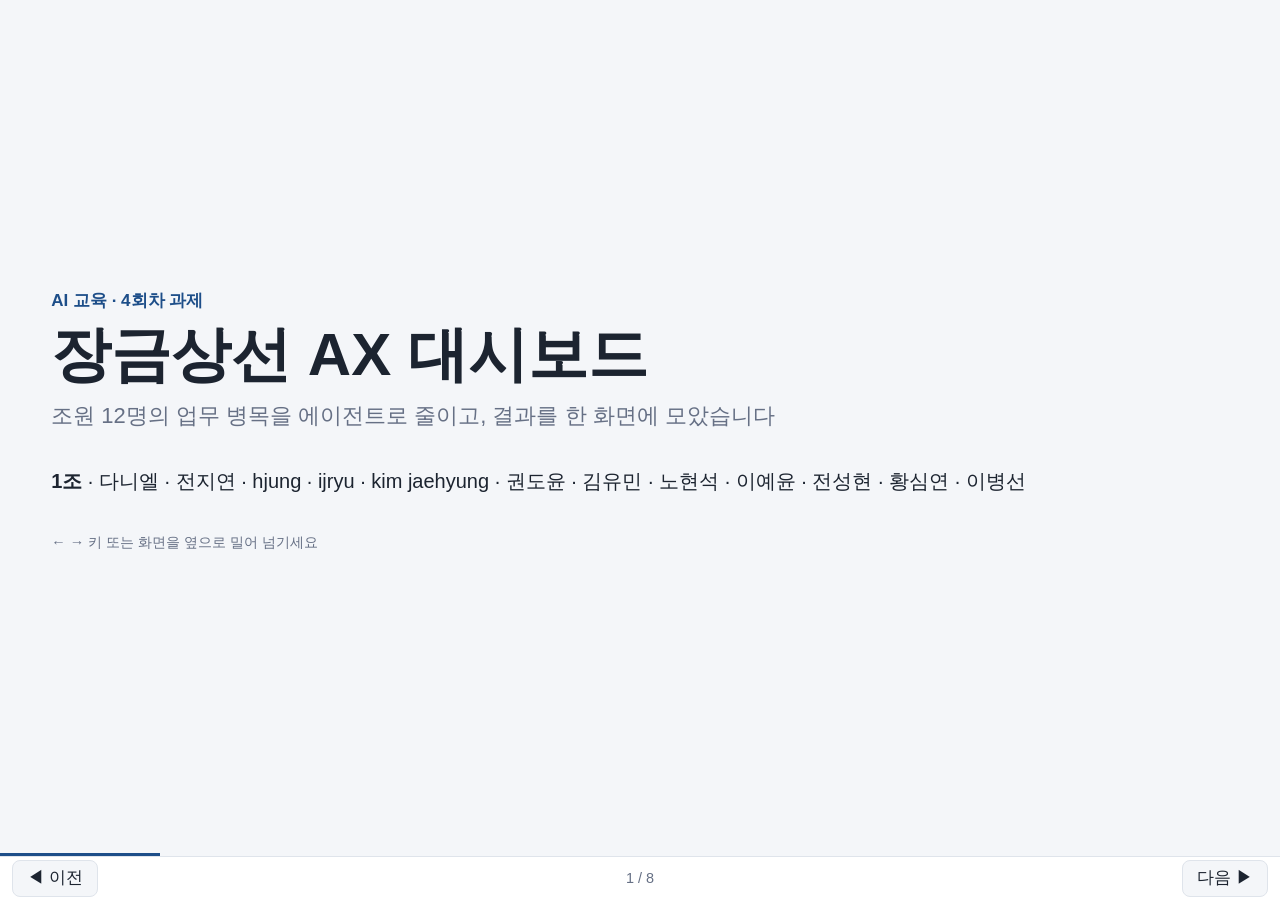
<file: deck/index.html>
<!doctype html>
<html lang="ko"><head>
<meta charset="utf-8">
<meta name="viewport" content="width=device-width, initial-scale=1">
<title>장금상선 AX 대시보드 소개</title>
<style>
:root{--bg:#f4f6f9;--card:#fff;--ink:#1c2430;--sub:#667085;--line:#dfe4eb;--soft:#eaf1fa;--accent:#1d4e89;--warn:#b54708;--warnbg:#fff4e5}
@media (prefers-color-scheme:dark){:root:not([data-theme="light"]){--bg:#0f141a;--card:#1a212b;--ink:#e8ecf2;--sub:#9aa5b5;--line:#2b3340;--soft:#202a38;--accent:#7db0ee;--warn:#f5b261;--warnbg:#33281a}}
:root[data-theme="dark"]{--bg:#0f141a;--card:#1a212b;--ink:#e8ecf2;--sub:#9aa5b5;--line:#2b3340;--soft:#202a38;--accent:#7db0ee;--warn:#f5b261;--warnbg:#33281a}
*{box-sizing:border-box}
html,body{height:100%;margin:0}
body{background:var(--bg);color:var(--ink);font:clamp(13px,1.35vw,17px)/1.55 -apple-system,"Malgun Gothic","Apple SD Gothic Neo",sans-serif;overflow:hidden}
.slide{position:absolute;inset:0 0 44px 0;display:none;overflow:auto;padding:clamp(14px,3vw,40px) clamp(14px,4vw,56px)}
.slide.on{display:block}
.in{max-width:1180px;margin:0 auto}
h1{font-size:clamp(28px,5.5vw,60px);margin:6px 0 10px;line-height:1.15}
h2{font-size:clamp(20px,2.8vw,32px);margin:0 0 14px;padding-bottom:6px;border-bottom:3px solid var(--accent)}
.cover .in{min-height:100%;display:flex;flex-direction:column;justify-content:center}
.kicker{color:var(--accent);font-weight:700;margin:0}
.lead{font-size:clamp(15px,2vw,22px);color:var(--sub);margin:0 0 12px}
.lead.sm{font-size:clamp(13px,1.5vw,17px)}
.team{font-size:clamp(14px,1.8vw,20px)}
.hint,.sub{color:var(--sub);font-size:.85em}
.tw{overflow-x:auto;border:1px solid var(--line);border-radius:10px;background:var(--card)}
table{border-collapse:collapse;width:100%}
table.dense{min-width:720px}
th,td{text-align:left;padding:.35em .6em;border-bottom:1px solid var(--line);vertical-align:top;font-size:.82em}
th{background:var(--soft);white-space:nowrap}
tr:last-child td{border-bottom:0}
code{background:var(--soft);padding:0 5px;border-radius:4px;font-size:.88em}
.grid{display:grid;grid-template-columns:repeat(auto-fit,minmax(230px,1fr));gap:10px}
.card{background:var(--card);border:1px solid var(--line);border-radius:10px;padding:10px 14px}
.card p{margin:.4em 0 0;font-size:.9em}
.card.hl{background:var(--soft);border-color:var(--accent)}
.blist{display:grid;grid-template-columns:repeat(auto-fit,minmax(300px,1fr));gap:10px}
.bb{background:var(--card);border:1px solid var(--line);border-radius:10px;padding:8px 12px}
.bt{font-weight:700;margin-bottom:4px}
.ag{padding:4px 0;border-top:1px solid var(--line);font-size:.88em}
.chip{display:inline-block;background:var(--soft);border-radius:99px;padding:0 8px;margin:2px 4px 0 0;font-size:.85em}
.two{display:grid;grid-template-columns:minmax(0,1fr) minmax(0,1fr);gap:16px}
pre{margin:0;background:var(--card);border:1px solid var(--line);border-radius:10px;padding:10px;overflow:auto;font-size:.72em;line-height:1.45}
.fl{margin:0;padding-left:1.1em;font-size:.82em}
.fl li{margin:.25em 0}
.mock{background:var(--card);border:2px solid var(--line);border-radius:12px;padding:10px 12px}
.mtop{display:flex;justify-content:space-between;gap:8px;font-weight:700;border-bottom:1px solid var(--line);padding-bottom:6px;flex-wrap:wrap}
.tiles{display:grid;grid-template-columns:repeat(4,1fr);gap:8px;margin:10px 0}
.tile{background:var(--soft);border-radius:8px;padding:6px 10px}
.tile span{display:block;font-size:.75em;color:var(--sub)}.tile b{font-size:1.3em}
.mcards{display:grid;grid-template-columns:repeat(5,1fr);gap:8px}
.mcard{border:1px solid var(--line);border-radius:8px;padding:6px 8px;background:var(--bg);font-size:.8em}
.mcard .line{color:var(--sub);margin:4px 0}
.fake{color:var(--warn);font-size:.85em}
.mlist{margin-top:10px;border-top:1px dashed var(--line);padding-top:6px;font-size:.82em}
.steps{list-style:none;margin:0 0 14px;padding:0;display:grid;gap:8px}
.steps li{display:flex;gap:12px;align-items:center;background:var(--card);border:1px solid var(--line);border-radius:10px;padding:8px 12px}
.n{background:var(--accent);color:var(--bg);width:28px;height:28px;border-radius:50%;display:grid;place-items:center;font-weight:700;flex:none}
.steps li>div{flex:1}
.tag{background:var(--warnbg);color:var(--warn);border-radius:99px;padding:1px 10px;font-size:.8em;white-space:nowrap}
nav.bar{position:fixed;left:0;right:0;bottom:0;height:44px;display:flex;align-items:center;justify-content:space-between;gap:10px;padding:0 12px;background:var(--card);border-top:1px solid var(--line)}
nav.bar button{font:inherit;border:1px solid var(--line);background:var(--bg);color:var(--ink);border-radius:8px;padding:4px 14px;cursor:pointer}
nav.bar .pg{color:var(--sub);font-size:.85em}
.prog{position:fixed;left:0;bottom:44px;height:3px;background:var(--accent);transition:width .2s}
@media (max-width:760px){.two{grid-template-columns:1fr}.tiles{grid-template-columns:repeat(2,1fr)}.mcards{grid-template-columns:repeat(2,1fr)}}
</style></head>
<body>
<section class="slide cover"><div class="in">
<p class="kicker">AI 교육 · 4회차 과제</p>
<h1>장금상선 AX 대시보드</h1>
<p class="lead">조원 12명의 업무 병목을 에이전트로 줄이고, 결과를 한 화면에 모았습니다</p>
<p class="team"><b>1조</b> · 다니엘 · 전지연 · hjung · ijryu · kim jaehyung · 권도윤 · 김유민 · 노현석 · 이예윤 · 전성현 · 황심연 · 이병선</p>
<p class="hint">← → 키 또는 화면을 옆으로 밀어 넘기세요</p></div></section>
<section class="slide"><div class="in"><h2>조원 아이디어 한눈에</h2>
<div class="tw"><table class="dense"><thead><tr><th>이름</th><th>병목 한 줄</th><th>내 에이전트</th></tr></thead><tbody>
<tr><td><b>다니엘</b></td><td>누적 항해 자료에서 이상치·제외 구간을 걸러 속도별 연료 소모량을 계산 (일 1회 10분)</td><td>소모량 분석 에이전트</td></tr><tr><td><b>전지연</b></td><td>CY 메일의 재고·반입반출 수량을 회사 포탈 장치 수량과 CY마다 하나씩 대조 (일 60분)</td><td>부곡 CY 일일 대조 에이전트</td></tr><tr><td><b>hjung</b></td><td>동남아 지역별 재고 메일 Excel을 모아 적정재고와 비교해 과잉/부족을 직접 판정 (주 5회)</td><td>일일 재고 브리핑 에이전트</td></tr><tr><td><b>ijryu</b></td><td>엑셀이 계산한 Off-hire 차감액을 영문 Claim 메일과 협정 대장에 다시 옮겨 적기 (건당 30분~1시간)</td><td>Off-hire 협정 에이전트</td></tr><tr><td><b>kim jaehyung</b></td><td>스페셜화물(DG·OOG·Flexibag) 승인 요청 첨부문서를 하나씩 열어 규정 적합성 확인 (일 2회 20분)</td><td>스페셜화물 승인 보조 에이전트</td></tr><tr><td><b>권도윤</b></td><td>일본 내 과잉 포트→부족 포트 공이송 수량을 모선 기항 순서와 잔여 스페이스에 맞춰 조정 (일 1회)</td><td>일본 공이송 플래너</td></tr><tr><td><b>김유민</b></td><td>컨테이너마다 CERTI와 SPECIAL LIST의 중량·PKG·CLASS·UN NO.를 눈으로 하나씩 대조 (주 3회)</td><td>위험물 대조 에이전트</td></tr><tr><td><b>노현석</b></td><td>월별 거래처 실적을 도착지/선적지별로 다시 자르고 전월과 비교 (영업 업무 주 5회 60분)</td><td>영업실적 분석 에이전트</td></tr><tr><td><b>이예윤</b></td><td>포탈·대리점 메일·터미널 세 곳의 입항 스케줄을 눈으로 대조해 마감을 통지 (주 1회 20분)</td><td>주간 스케줄 통지 에이전트</td></tr><tr><td><b>전성현</b></td><td>어제 대비 신규 반납건 추출, 리즈사 반납번호 획득, 터미널 반출 확인을 일일이 진행 (일 40분)</td><td>반납 도우미</td></tr><tr><td><b>황심연</b></td><td>자사선 스페어파트 재고 회신을 취합하고 부족 선박의 1~3주 내 공급 가능 기항지를 찾기 (월 1회)</td><td>스페어파트 보급 에이전트</td></tr><tr><td><b>이병선</b></td><td>위험물·OOG 선적 가부를 내규 문서와 기억에 의존한 사고 사례로 건마다 판단 (일 30건)</td><td>스페셜화물 내규 판정 에이전트</td></tr>
</tbody></table></div></div></section>
<section class="slide"><div class="in"><h2>어떻게 모았나</h2>
<p class="lead sm">12개 아이디어를 계산 방식과 업무 흐름이 비슷한 것끼리 <b>5개 묶음</b>으로 합쳤고, 묶음 하나가 카드 한 장입니다.</p>
<div class="grid"><div class="card" style="border-top:4px solid #2f6fb0"><b>A. 컨테이너 재고·공이송</b><div class="sub">hjung · 권도윤</div><p>공컨테이너 과부족 판단 → 공이송안</p></div><div class="card" style="border-top:4px solid #1f8a70"><b>B. 반납·CY 재고 대조</b><div class="sub">전지연 · 전성현</div><p>반납 대상·CY 수량을 기준 자료와 대조해 확정</p></div><div class="card" style="border-top:4px solid #c2571a"><b>C. 위험물·스페셜화물 확인</b><div class="sub">kim jaehyung · 김유민 · 이병선</div><p>위험물 서류 일치 → 규정 판정 → 회신 초안</p></div><div class="card" style="border-top:4px solid #7a4fb0"><b>D. 선박 운영 수치(벙커·용선료·보급)</b><div class="sub">다니엘 · ijryu · 황심연</div><p>선박 운영 수치 계산, 사람은 확인 필요만</p></div><div class="card" style="border-top:4px solid #b0316a"><b>E. 평택 스케줄·실적</b><div class="sub">노현석 · 이예윤</div><p>평택사무소 입항 마감 + 월간 실적</p></div>
<div class="card hl"><b>맨 위 요약</b><p>에이전트 수 · 처리 건수 · 확인 필요 건수 · 월 절감 시간(추정)을 결과 파일 숫자를 더해 보여줍니다.</p></div></div>
<p class="sub">공통으로 쓰는 계산 네 가지: 두 표 대조 · 기준표 대비 과잉/부족 · 집계와 전월 비교 · 일정 창과 마감</p></div></section>
<section class="slide"><div class="in"><h2>대시보드 첫 화면 그림</h2><div class="mock"><div class="mtop"><span>장금상선 AX 대시보드</span><span class="sub">기준일 · [엑셀 올리기]</span></div>
<div class="tiles"><div class="tile"><span>에이전트</span><b>12 개</b></div><div class="tile"><span>처리 건수</span><b>○○ 건</b></div><div class="tile"><span>확인 필요</span><b>○○ 건</b></div><div class="tile"><span>월 절감 시간</span><b>○○ 시간</b></div></div>
<div class="mcards"><div class="mcard" style="border-top:4px solid #2f6fb0"><b>A 컨테이너 재고·공이송</b><div class="line">한 줄 요약</div><span class="fake">확인 필요 n건 ▸</span></div><div class="mcard" style="border-top:4px solid #1f8a70"><b>B 반납·CY 재고 대조</b><div class="line">한 줄 요약</div><span class="fake">확인 필요 n건 ▸</span></div><div class="mcard" style="border-top:4px solid #c2571a"><b>C 위험물·스페셜화물 확인</b><div class="line">한 줄 요약</div><span class="fake">확인 필요 n건 ▸</span></div><div class="mcard" style="border-top:4px solid #7a4fb0"><b>D 선박 운영 수치(벙커·용…</b><div class="line">한 줄 요약</div><span class="fake">확인 필요 n건 ▸</span></div><div class="mcard" style="border-top:4px solid #b0316a"><b>E 평택 스케줄·실적</b><div class="line">한 줄 요약</div><span class="fake">확인 필요 n건 ▸</span></div></div>
<div class="mlist"><div>확인 필요 목록 (이름 가림) · R01 S02 평균 대비 큰 이탈 …</div></div></div>
<p class="sub">① 맨 위 요약 → ② 묶음별 카드 5장 → ③ 확인 필요 목록. 메일·알림 보내기 버튼은 없습니다. (○○ 는 자리 표시)</p></div></section>
<section class="slide"><div class="in"><h2>묶음별 에이전트 · 스킬 · 누구의 아이디어</h2>
<div class="blist"><div class="bb" style="border-left:5px solid #2f6fb0"><div class="bt">A. 컨테이너 재고·공이송</div>
<div class="ag"><b>일일 재고 브리핑 에이전트</b> <span class="sub">· hjung</span><div class="sk"><span class="chip">재고 Excel 파서</span><span class="chip">과잉/부족 판정</span><span class="chip">공이송 후보 요약</span></div></div><div class="ag"><b>일본 공이송 플래너</b> <span class="sub">· 권도윤</span><div class="sk"><span class="chip">입력 정리</span><span class="chip">이송 후보 계산</span><span class="chip">검증·보고</span></div></div></div><div class="bb" style="border-left:5px solid #1f8a70"><div class="bt">B. 반납·CY 재고 대조</div>
<div class="ag"><b>부곡 CY 일일 대조 에이전트</b> <span class="sub">· 전지연</span><div class="sk"><span class="chip">CY 메일 읽기</span><span class="chip">포탈 대조</span><span class="chip">일일 재고 엑셀 기입</span></div></div><div class="ag"><b>반납 도우미</b> <span class="sub">· 전성현</span><div class="sk"><span class="chip">신규건 추출</span><span class="chip">반납번호 요청·회신 정리</span><span class="chip">반납요청 메일 작성</span></div></div></div><div class="bb" style="border-left:5px solid #c2571a"><div class="bt">C. 위험물·스페셜화물 확인</div>
<div class="ag"><b>스페셜화물 승인 보조 에이전트</b> <span class="sub">· kim jaehyung</span><div class="sk"><span class="chip">서류 점검(doc-check)</span><span class="chip">회신 초안(reply-draft)</span></div></div><div class="ag"><b>위험물 대조 에이전트</b> <span class="sub">· 김유민</span><div class="sk"><span class="chip">PDF 추출</span><span class="chip">대조 규칙</span><span class="chip">화면 요약</span></div></div><div class="ag"><b>스페셜화물 내규 판정 에이전트</b> <span class="sub">· 이병선</span><div class="sk"><span class="chip">금지 매트릭스 판정</span><span class="chip">사고 이력 조회</span><span class="chip">판정 기록</span></div></div></div><div class="bb" style="border-left:5px solid #7a4fb0"><div class="bt">D. 선박 운영 수치(벙커·용선료·보급)</div>
<div class="ag"><b>소모량 분석 에이전트</b> <span class="sub">· 다니엘</span><div class="sk"><span class="chip">구간 정제</span><span class="chip">속도별 소모량 산출</span><span class="chip">검증·엑셀 출력</span></div></div><div class="ag"><b>Off-hire 협정 에이전트</b> <span class="sub">· ijryu</span><div class="sk"><span class="chip">offhire 검산</span><span class="chip">offhire 메일 초안</span><span class="chip">협정 대장 갱신</span></div></div><div class="ag"><b>스페어파트 보급 에이전트</b> <span class="sub">· 황심연</span><div class="sk"><span class="chip">재고 회신 취합(spare-inventory-collect)</span><span class="chip">기항지 맞추기(port-window-match)</span><span class="chip">요청·추적(supply-mail-tracker)</span></div></div></div><div class="bb" style="border-left:5px solid #b0316a"><div class="bt">E. 평택 스케줄·실적</div>
<div class="ag"><b>영업실적 분석 에이전트</b> <span class="sub">· 노현석</span><div class="sk"><span class="chip">월간 거래처 집계</span><span class="chip">영업 방문 목록</span><span class="chip">실적 추이 보고</span></div></div><div class="ag"><b>주간 스케줄 통지 에이전트</b> <span class="sub">· 이예윤</span><div class="sk"><span class="chip">스케줄 모아 대조</span><span class="chip">적하목록 마감 계산</span><span class="chip">마감 통지 메일 초안</span></div></div></div></div></div></section>
<section class="slide"><div class="in"><h2>공통 결과 파일 꼴</h2>
<div class="two"><pre>{
  "schema_version": 1,
  "agent": "bunker-consumption",
  "owner": "다니엘",
  "bundle": "D",
  "as_of": "2026-10-22",
  "headline": "3척 처리, 제외 12일(8%), 확인 필요 2건",
  "metrics": [
    { "key": "processed", "label": "처리 건수", "value": 3, "unit": "척", "prev": 3 },
    { "key": "excluded_ratio", "label": "제외 비율", "value": 8, "unit": "%", "prev": 6 }
  ],
  "table": {
    "columns": ["선박코드", "속도(kn)", "일일 소모량(t)"],
    "rows": [["S01", 12, 28.4], ["S01", 14, 36.1]]
  },
  "review": [
    { "id": "R01", "code": "S02", "reason": "평균 대비 큰 이탈", "detail": "S02 10/03 소모량 이탈 폭 큼" }
  ],
  "time": { "before_min": 10, "after_min": 2, "runs_per_month": 30, "basis": "추정" },
  "source": { "label": "가상 항해 일지", "rows": 365 },
  "rules_version": "aggregate@v1",
  "synthetic": true
}</pre>
<div><p class="lead sm">에이전트마다 <code>data/out/&lt;이름&gt;.json</code> 한 개. 대시보드는 이 꼴만 읽어서 카드를 같은 방식으로 그립니다.</p>
<ul class="fl"><li><code>schema_version</code> 결과 파일 꼴의 버전. 지금은 1</li><li><code>agent · owner · bundle</code> 에이전트 이름(영문 슬러그) · 만든 조원 · 묶음 기호(A~E)</li><li><code>as_of</code> 계산 기준 날짜(YYYY-MM-DD)</li><li><code>headline</code> 카드 맨 윗줄에 그대로 쓰는 한 줄 요약</li><li><code>metrics[]</code> 카드 숫자들. key · label · value · unit · prev(전회 값, 없으면 생략)</li><li><code>table</code> 카드를 눌렀을 때 펼치는 표. columns 와 rows</li><li><code>review[]</code> 확인 필요 목록. id · code · reason · detail. detail 은 이미 코드로 가린 문장만</li><li><code>time</code> 걸린 시간 전/후(분), 월 실행 횟수, basis(추정 또는 측정). 월 절감 시간 = (전−후)×횟수÷60</li><li><code>source</code> 입력 자료 이름표와 행 수. 파일 이름·경로는 쓰지 않는다</li><li><code>rules_version</code> 어느 lib/ 규칙 버전으로 계산했는지</li><li><code>synthetic</code> 가상 데이터이면 true</li></ul></div></div></div></section>
<section class="slide"><div class="in"><h2>역할 표</h2>
<div class="tw"><table class="dense"><thead><tr><th>이름</th><th>맡을 에이전트</th><th>만들 스킬</th><th>4회차에 만들어 올 것</th><th>결과 파일</th></tr></thead><tbody>
<tr><td><b>다니엘</b></td><td>소모량 분석 에이전트</td><td>구간 정제 · 속도별 소모량 산출 · 검증·엑셀 출력</td><td>SKILL.md 4개 · lib/aggregate.md 규칙 · 가상 샘플 · 결과 파일</td><td><code>bunker-consumption.json</code></td></tr><tr><td><b>전지연</b></td><td>부곡 CY 일일 대조 에이전트</td><td>CY 메일 읽기 · 포탈 대조 · 일일 재고 엑셀 기입</td><td>SKILL.md 4개 · lib/compare.md 규칙 · 가상 샘플 · 결과 파일</td><td><code>cy-reconcile.json</code></td></tr><tr><td><b>hjung</b></td><td>일일 재고 브리핑 에이전트</td><td>재고 Excel 파서 · 과잉/부족 판정 · 공이송 후보 요약</td><td>SKILL.md 4개 · lib/threshold.md 규칙 · 가상 샘플 · 결과 파일</td><td><code>empty-stock.json</code></td></tr><tr><td><b>ijryu</b></td><td>Off-hire 협정 에이전트</td><td>offhire 검산 · offhire 메일 초안 · 협정 대장 갱신</td><td>SKILL.md 4개 · lib/aggregate.md 규칙 · 가상 샘플 · 결과 파일</td><td><code>offhire-ledger.json</code></td></tr><tr><td><b>kim jaehyung</b></td><td>스페셜화물 승인 보조 에이전트</td><td>서류 점검(doc-check) · 회신 초안(reply-draft)</td><td>SKILL.md 3개 · lib/compare.md 규칙 · 가상 샘플 · 결과 파일</td><td><code>special-cargo-docs.json</code></td></tr><tr><td><b>권도윤</b></td><td>일본 공이송 플래너</td><td>입력 정리 · 이송 후보 계산 · 검증·보고</td><td>SKILL.md 4개 · lib/threshold.md 규칙 · 가상 샘플 · 결과 파일</td><td><code>japan-empty-transfer.json</code></td></tr><tr><td><b>김유민</b></td><td>위험물 대조 에이전트</td><td>PDF 추출 · 대조 규칙 · 화면 요약</td><td>SKILL.md 4개 · lib/compare.md 규칙 · 가상 샘플 · 결과 파일</td><td><code>dg-compare.json</code></td></tr><tr><td><b>노현석</b></td><td>영업실적 분석 에이전트</td><td>월간 거래처 집계 · 영업 방문 목록 · 실적 추이 보고</td><td>SKILL.md 4개 · lib/aggregate.md 규칙 · 가상 샘플 · 결과 파일</td><td><code>pyeongtaek-sales.json</code></td></tr><tr><td><b>이예윤</b></td><td>주간 스케줄 통지 에이전트</td><td>스케줄 모아 대조 · 적하목록 마감 계산 · 마감 통지 메일 초안</td><td>SKILL.md 4개 · lib/compare.md 규칙 · 가상 샘플 · 결과 파일</td><td><code>pyeongtaek-schedule.json</code></td></tr><tr><td><b>전성현</b></td><td>반납 도우미</td><td>신규건 추출 · 반납번호 요청·회신 정리 · 반납요청 메일 작성</td><td>SKILL.md 4개 · lib/compare.md 규칙 · 가상 샘플 · 결과 파일</td><td><code>container-return.json</code></td></tr><tr><td><b>황심연</b></td><td>스페어파트 보급 에이전트</td><td>재고 회신 취합(spare-inventory-collect) · 기항지 맞추기(port-window-match) · 요청·추적(supply-mail-tracker)</td><td>SKILL.md 4개 · lib/threshold.md 규칙 · 가상 샘플 · 결과 파일</td><td><code>spare-parts.json</code></td></tr><tr><td><b>이병선</b></td><td>스페셜화물 내규 판정 에이전트</td><td>금지 매트릭스 판정 · 사고 이력 조회 · 판정 기록</td><td>SKILL.md 4개 · lib/special-cargo-rules.md 규칙 · 가상 샘플 · 결과 파일</td><td><code>special-cargo-rules.json</code></td></tr>
</tbody></table></div></div></section>
<section class="slide"><div class="in"><h2>4회차 일정</h2>
<ol class="steps"><li><span class="n">1</span><div><b>설계 확정</b><div class="sub">아이디어 표 · 묶음 · 첫 화면 그림 · 결과 파일 꼴</div></div><span class="tag">완료</span></li><li><span class="n">2</span><div><b>에이전트 · 스킬 만들기</b><div class="sub">조원이 각자 agents/ 에 SKILL.md 와 lib/ 규칙을 만든다</div></div><span class="tag">4회차</span></li><li><span class="n">3</span><div><b>결과 파일 내기</b><div class="sub">가상 샘플 엑셀로 돌려 data/out/ 에 결과 파일 1개씩</div></div><span class="tag">4회차</span></li><li><span class="n">4</span><div><b>대시보드에 연결</b><div class="sub">12개 결과 파일이 요약과 묶음 카드에 모두 보이는지 확인</div></div><span class="tag">4회차</span></li><li><span class="n">5</span><div><b>발표</b><div class="sub">덱과 대시보드 시연(가상 데이터만)</div></div><span class="tag">날짜 확인 후 기입</span></li></ol>
<p class="sub">지킬 것: 가상 데이터만 · 보내기 기능 없음 · 키는 .env.local 과 버셀 환경 변수에만 · 실제 자료를 올리면 입장 비밀번호</p></div></section>
<div class="prog" id="prog"></div>
<nav class="bar"><button id="prev" type="button" aria-label="이전">◀ 이전</button><span class="pg" id="pg"></span><button id="next" type="button" aria-label="다음">다음 ▶</button></nav>
<script>
(function(){
  var s=[].slice.call(document.querySelectorAll('.slide')),i=0;
  function go(n){
    i=Math.max(0,Math.min(s.length-1,n));
    s.forEach(function(e,k){e.classList.toggle('on',k===i)});
    s[i].scrollTop=0;
    document.getElementById('pg').textContent=(i+1)+' / '+s.length;
    document.getElementById('prog').style.width=((i+1)/s.length*100)+'%';
    try{history.replaceState(null,'','#'+(i+1))}catch(e){}
  }
  document.getElementById('prev').onclick=function(){go(i-1)};
  document.getElementById('next').onclick=function(){go(i+1)};
  document.addEventListener('keydown',function(e){
    if(e.key==='ArrowRight'||e.key==='PageDown'||e.key===' '){e.preventDefault();go(i+1)}
    else if(e.key==='ArrowLeft'||e.key==='PageUp'){e.preventDefault();go(i-1)}
    else if(e.key==='Home')go(0);else if(e.key==='End')go(s.length-1);
  });
  var x0=null,y0=null;
  document.addEventListener('touchstart',function(e){x0=e.touches[0].clientX;y0=e.touches[0].clientY},{passive:true});
  document.addEventListener('touchend',function(e){
    if(x0===null)return;var dx=e.changedTouches[0].clientX-x0,dy=e.changedTouches[0].clientY-y0;x0=null;
    if(Math.abs(dx)>60&&Math.abs(dx)>Math.abs(dy)*1.5)go(dx<0?i+1:i-1);
  },{passive:true});
  var h=parseInt(location.hash.slice(1),10);go(isNaN(h)?0:h-1);
})();
</script>
</body></html>
</file>
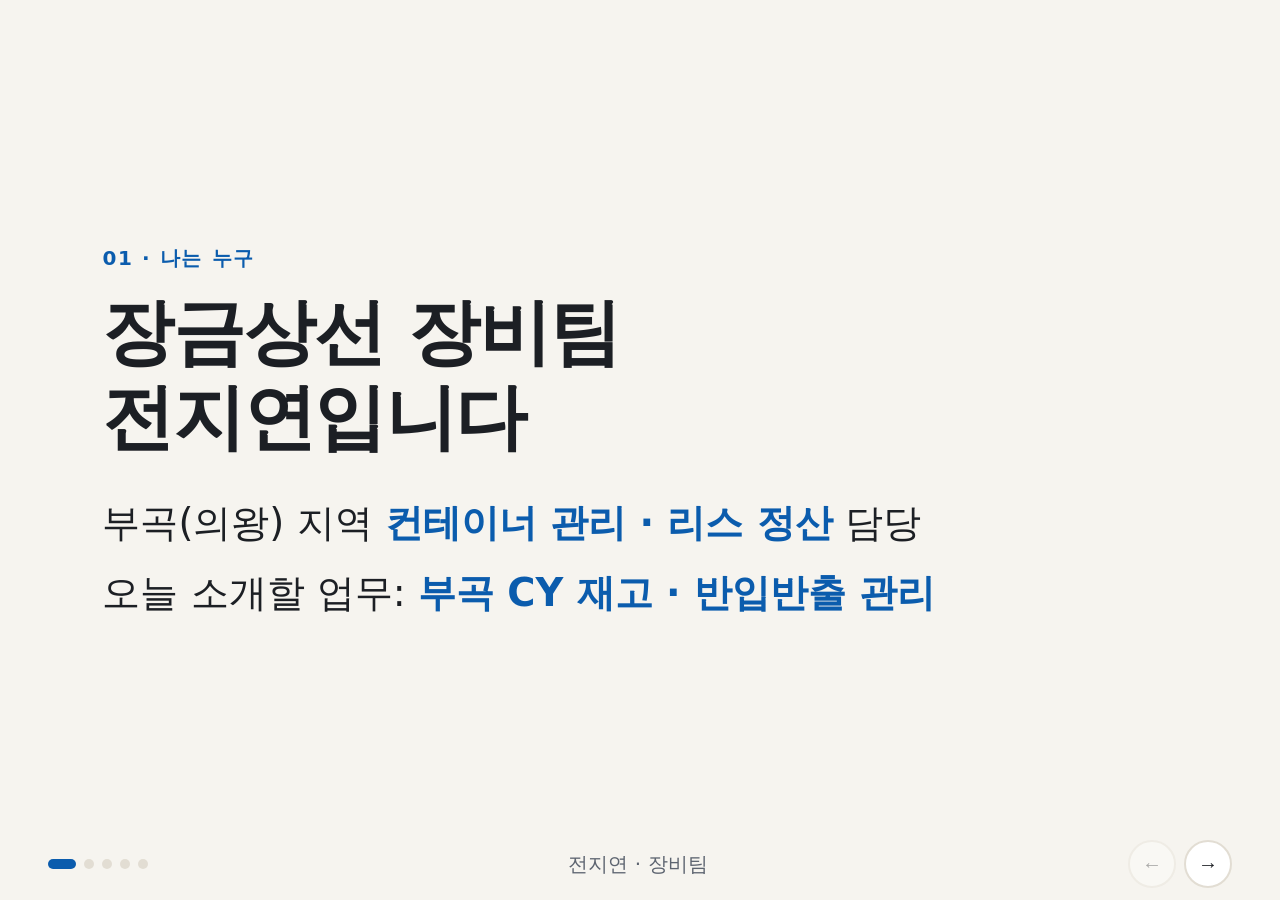
<file: 내병목소개_【전지연】.html>
<!doctype html>
<html lang="ko">
<head>
<meta charset="utf-8">
<meta name="viewport" content="width=device-width, initial-scale=1, viewport-fit=cover">
<title>내 병목 소개</title>
<style>
  :root {
    --bg: #f6f4ef;
    --card: #ffffff;
    --ink: #1c1f24;
    --muted: #5d6470;
    --accent: #0b5cad;
    --warn: #c2410c;
    --line: #e2ddd3;
    --chip: #e8f0fa;
  }
  @media (prefers-color-scheme: dark) {
    :root:not([data-theme="light"]) {
      --bg: #14171c; --card: #1d2128; --ink: #eef0f3; --muted: #a3abb8;
      --accent: #6aa8ff; --warn: #ff8a50; --line: #2e343d; --chip: #1f2c3d;
    }
  }
  :root[data-theme="dark"] {
    --bg: #14171c; --card: #1d2128; --ink: #eef0f3; --muted: #a3abb8;
    --accent: #6aa8ff; --warn: #ff8a50; --line: #2e343d; --chip: #1f2c3d;
  }
  * { box-sizing: border-box; margin: 0; padding: 0; }
  html, body { height: 100%; }
  body {
    background: var(--bg); color: var(--ink);
    font-family: "Pretendard", "Malgun Gothic", "Apple SD Gothic Neo", system-ui, sans-serif;
    overflow: hidden; -webkit-font-smoothing: antialiased;
  }
  .deck { position: relative; height: 100dvh; width: 100%; }
  .slide {
    position: absolute; inset: 0;
    display: flex; flex-direction: column; justify-content: center;
    padding: clamp(24px, 6vw, 96px) clamp(16px, 8vw, 140px) 96px;
    opacity: 0; transform: translateX(24px); pointer-events: none;
    transition: opacity .35s ease, transform .35s ease;
  }
  .slide.on { opacity: 1; transform: none; pointer-events: auto; }
  .num {
    font-size: clamp(14px, 1.6vw, 20px); font-weight: 700; letter-spacing: .08em;
    color: var(--accent); margin-bottom: clamp(12px, 2vh, 24px);
  }
  h1 {
    font-size: clamp(30px, 5.6vw, 76px); line-height: 1.18; font-weight: 800;
    letter-spacing: -0.02em; margin-bottom: clamp(20px, 4vh, 44px); word-break: keep-all;
  }
  .lines p {
    font-size: clamp(20px, 3vw, 40px); line-height: 1.45; word-break: keep-all;
    margin-bottom: clamp(8px, 1.6vh, 18px); color: var(--ink);
  }
  .lines p .m { color: var(--muted); }
  b.hl { color: var(--accent); }
  b.red { color: var(--warn); }
  .flow { display: flex; flex-wrap: wrap; align-items: center; gap: 10px; margin-bottom: clamp(20px, 4vh, 40px); }
  .step {
    background: var(--card); border: 2px solid var(--line); border-radius: 14px;
    padding: 10px 16px; font-size: clamp(16px, 2.2vw, 28px); font-weight: 700;
  }
  .step.bad { border-color: var(--warn); color: var(--warn); }
  .arrow { color: var(--muted); font-size: clamp(18px, 2.4vw, 30px); }
  .big {
    display: flex; flex-wrap: wrap; align-items: baseline; gap: 4px 20px;
    margin-bottom: clamp(16px, 3vh, 32px);
  }
  .big .n { font-size: clamp(56px, 11vw, 150px); font-weight: 800; line-height: 1; color: var(--warn); }
  .big .n.good { color: var(--accent); }
  .big .u { font-size: clamp(20px, 3vw, 38px); color: var(--muted); font-weight: 700; }
  .io { display: grid; grid-template-columns: 1fr auto 1fr; gap: 14px; align-items: stretch; margin-bottom: clamp(16px, 3vh, 32px); }
  .box {
    background: var(--card); border: 2px solid var(--line); border-radius: 18px;
    padding: clamp(14px, 2.4vw, 28px); font-size: clamp(17px, 2.3vw, 30px); line-height: 1.4; word-break: keep-all;
  }
  .box .t { font-size: clamp(13px, 1.4vw, 18px); font-weight: 800; color: var(--accent); letter-spacing: .06em; margin-bottom: 6px; }
  .io .arrow { align-self: center; font-size: clamp(26px, 4vw, 52px); color: var(--accent); }
  .chips { display: flex; flex-wrap: wrap; gap: 10px; margin-bottom: clamp(16px, 3vh, 30px); }
  .chip {
    background: var(--chip); color: var(--ink); border-radius: 999px;
    padding: 8px 18px; font-size: clamp(16px, 2.1vw, 26px); font-weight: 700;
  }
  .bar {
    position: fixed; left: 0; right: 0; bottom: 0; height: 72px;
    display: flex; align-items: center; justify-content: space-between;
    padding: 0 clamp(16px, 4vw, 48px) env(safe-area-inset-bottom);
  }
  .dots { display: flex; gap: 8px; }
  .dot { width: 10px; height: 10px; border-radius: 50%; background: var(--line); border: 0; cursor: pointer; }
  .dot.on { background: var(--accent); width: 28px; border-radius: 6px; }
  .nav { display: flex; gap: 8px; }
  .nav button {
    width: 48px; height: 48px; border-radius: 50%; border: 2px solid var(--line);
    background: var(--card); color: var(--ink); font-size: 20px; cursor: pointer;
  }
  .nav button:disabled { opacity: .35; cursor: default; }
  .who { font-size: clamp(14px, 1.6vw, 20px); color: var(--muted); }
  @media (max-width: 640px) {
    .io { grid-template-columns: 1fr; }
    .io .arrow { transform: rotate(90deg); justify-self: center; }
    .who { display: none; }
  }
</style>
</head>
<body>
<main class="deck" id="deck">

  <section class="slide on" aria-label="1">
    <div class="num">01 · 나는 누구</div>
    <h1>장금상선 장비팀<br>전지연입니다</h1>
    <div class="lines">
      <p>부곡(의왕) 지역 <b class="hl">컨테이너 관리 · 리스 정산</b> 담당</p>
      <p>오늘 소개할 업무: <b class="hl">부곡 CY 재고 · 반입반출 관리</b></p>
    </div>
  </section>

  <section class="slide" aria-label="2">
    <div class="num">02 · 일의 흐름과 병목</div>
    <div class="flow">
      <span class="step">① CY 메일 받기</span><span class="arrow">→</span>
      <span class="step bad">② 포탈과 수량 대조</span><span class="arrow">→</span>
      <span class="step">③ 엑셀 기입</span>
    </div>
    <div class="lines">
      <p>병목은 <b class="red">②번</b>. CY가 여러 곳이라</p>
      <p>포탈 수량과 <b class="red">하나씩</b> 맞춰 봐야 합니다</p>
    </div>
  </section>

  <section class="slide" aria-label="3">
    <div class="num">03 · 얼마나 걸리나</div>
    <div class="big"><span class="n">60분</span><span class="u">매일 1회</span></div>
    <div class="lines">
      <p>한 달이면 <b class="red">약 21.7시간</b></p>
      <p><span class="m">부곡에 반납하려는 업체가 많아 매일 빠질 수 없는 일</span></p>
    </div>
  </section>

  <section class="slide" aria-label="4">
    <div class="num">04 · 이렇게 바뀌면 좋겠다</div>
    <div class="io">
      <div class="box"><div class="t">INPUT</div>CY 메일 첨부 엑셀<br>+ 포탈 다운로드 엑셀</div>
      <div class="arrow">→</div>
      <div class="box"><div class="t">OUTPUT</div>CY별 수량 자동 기입<br><b class="red">다른 칸만</b> 색 표시</div>
    </div>
    <div class="lines">
      <p>Claude 에이전트 1개 + 스킬 3개 (메일 읽기 · 포탈 대조 · 엑셀 기입)</p>
      <p>예상: 하루 <b class="hl">60분 → 15분</b>, 월 약 16시간 절감</p>
    </div>
  </section>

  <section class="slide" aria-label="5">
    <div class="num">05 · 조 대시보드 · 질문</div>
    <div class="chips">
      <span class="chip">CY별 일일 재고 추이</span>
      <span class="chip">일별 불일치 건수</span>
      <span class="chip">절감 시간</span>
    </div>
    <div class="lines">
      <p>❓ 여러분도 <b class="hl">포탈 엑셀과 대조</b>하는 일이 있나요?</p>
      <p>❓ 메일 첨부를 <b class="hl">자동으로 모아 본</b> 경험이 있나요?</p>
    </div>
  </section>

</main>

<nav class="bar">
  <div class="dots" id="dots"></div>
  <span class="who">전지연 · 장비팀</span>
  <div class="nav">
    <button id="prev" aria-label="이전">←</button>
    <button id="next" aria-label="다음">→</button>
  </div>
</nav>

<script>
  const slides = [...document.querySelectorAll('.slide')];
  const dots = document.getElementById('dots');
  const prev = document.getElementById('prev');
  const next = document.getElementById('next');
  let i = 0;

  slides.forEach((_, k) => {
    const d = document.createElement('button');
    d.className = 'dot'; d.setAttribute('aria-label', (k + 1) + '장');
    d.onclick = () => go(k);
    dots.appendChild(d);
  });

  function go(k) {
    i = Math.max(0, Math.min(slides.length - 1, k));
    slides.forEach((s, n) => s.classList.toggle('on', n === i));
    [...dots.children].forEach((d, n) => d.classList.toggle('on', n === i));
    prev.disabled = i === 0;
    next.disabled = i === slides.length - 1;
    try { history.replaceState(null, '', '#' + (i + 1)); } catch (e) {}
  }

  prev.onclick = () => go(i - 1);
  next.onclick = () => go(i + 1);

  document.addEventListener('keydown', e => {
    if (['ArrowRight', 'ArrowDown', 'PageDown', ' '].includes(e.key)) { e.preventDefault(); go(i + 1); }
    if (['ArrowLeft', 'ArrowUp', 'PageUp'].includes(e.key)) { e.preventDefault(); go(i - 1); }
    if (e.key === 'Home') go(0);
    if (e.key === 'End') go(slides.length - 1);
  });

  let x0 = null;
  document.addEventListener('touchstart', e => { x0 = e.touches[0].clientX; }, { passive: true });
  document.addEventListener('touchend', e => {
    if (x0 === null) return;
    const dx = e.changedTouches[0].clientX - x0;
    if (Math.abs(dx) > 50) go(dx < 0 ? i + 1 : i - 1);
    x0 = null;
  });

  go((parseInt(location.hash.slice(1), 10) || 1) - 1);
</script>
</body>
</html>
</file>
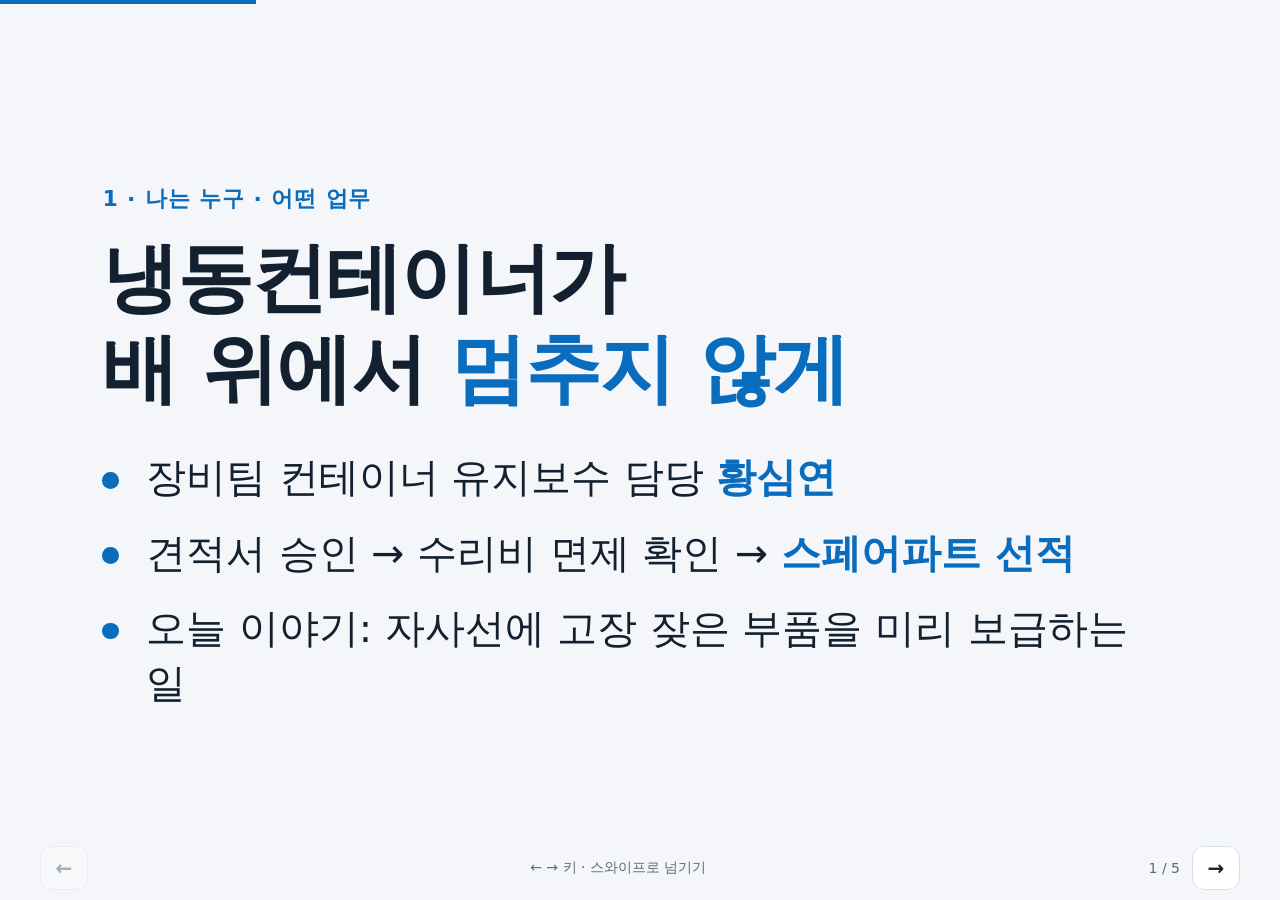
<file: 내병목소개_황심연.html>
<!doctype html>
<html lang="ko">
<head>
<meta charset="utf-8">
<meta name="viewport" content="width=device-width, initial-scale=1, viewport-fit=cover">
<title>내 병목 소개</title>
<style>
  :root {
    --bg: #f4f6f9;
    --card: #ffffff;
    --ink: #13202f;
    --muted: #5b6b7d;
    --accent: #0a6cbd;
    --accent-soft: #e3effa;
    --hot: #d9480f;
    --hot-soft: #fdebe2;
    --ok: #2b8a3e;
    --line: #d8dee6;
  }
  @media (prefers-color-scheme: dark) {
    :root {
      --bg: #0d1520;
      --card: #152232;
      --ink: #eef3f8;
      --muted: #9fb0c2;
      --accent: #5cb3f5;
      --accent-soft: #1b3550;
      --hot: #ff8a5b;
      --hot-soft: #3d2418;
      --ok: #69db7c;
      --line: #2a3a4d;
    }
  }
  * { box-sizing: border-box; margin: 0; padding: 0; }
  html, body { height: 100%; }
  body {
    background: var(--bg);
    color: var(--ink);
    font-family: "Pretendard", "Malgun Gothic", "Apple SD Gothic Neo", "Noto Sans KR", system-ui, sans-serif;
    overflow: hidden;
    -webkit-text-size-adjust: 100%;
  }
  .deck { position: relative; height: 100dvh; width: 100vw; }
  .slide {
    position: absolute; inset: 0;
    display: flex; flex-direction: column; justify-content: center;
    padding: clamp(20px, 6vw, 96px) clamp(16px, 8vw, 140px) clamp(64px, 9vh, 110px);
    opacity: 0; visibility: hidden; transform: translateX(24px);
    transition: opacity .35s ease, transform .35s ease, visibility .35s;
  }
  .slide.active { opacity: 1; visibility: visible; transform: none; }
  .slide.prev { transform: translateX(-24px); }
  .kicker {
    font-size: clamp(14px, 2vw, 22px); font-weight: 700; letter-spacing: .04em;
    color: var(--accent); margin-bottom: clamp(10px, 2vh, 20px);
  }
  h1 {
    font-size: clamp(30px, 6vw, 76px); line-height: 1.2; font-weight: 800;
    letter-spacing: -0.02em; margin-bottom: clamp(18px, 4vh, 44px);
    word-break: keep-all;
  }
  h1 em { font-style: normal; color: var(--accent); }
  ul.lines { list-style: none; display: grid; gap: clamp(10px, 2.2vh, 22px); }
  ul.lines li {
    font-size: clamp(19px, 3.1vw, 40px); line-height: 1.4; font-weight: 500;
    word-break: keep-all; padding-left: 1.1em; position: relative;
  }
  ul.lines li::before {
    content: ""; position: absolute; left: 0; top: .55em;
    width: .42em; height: .42em; border-radius: 50%; background: var(--accent);
  }
  ul.lines li.hot::before { background: var(--hot); }
  b.hot { color: var(--hot); }
  b.acc { color: var(--accent); }
  .muted { color: var(--muted); }

  /* 흐름 칩 */
  .flow { display: flex; flex-wrap: wrap; gap: 8px; align-items: center; margin-bottom: clamp(18px, 3.5vh, 36px); }
  .chip {
    font-size: clamp(13px, 1.7vw, 20px); font-weight: 700;
    padding: .45em .8em; border-radius: 999px;
    background: var(--card); border: 1.5px solid var(--line); color: var(--muted);
    white-space: nowrap;
  }
  .chip.hot { background: var(--hot-soft); border-color: var(--hot); color: var(--hot); }
  .arrow { color: var(--muted); font-size: clamp(13px, 1.7vw, 20px); }

  /* 큰 숫자 */
  .big {
    display: flex; flex-wrap: wrap; align-items: baseline; gap: .3em .5em;
    font-weight: 800; letter-spacing: -0.03em; margin-bottom: clamp(18px, 4vh, 40px);
  }
  .big .from { font-size: clamp(44px, 10vw, 130px); color: var(--ink); }
  .big .to { font-size: clamp(44px, 10vw, 130px); color: var(--ok); }
  .big .arr { font-size: clamp(30px, 6vw, 80px); color: var(--muted); }
  .big small { font-size: clamp(14px, 1.8vw, 22px); font-weight: 600; color: var(--muted); letter-spacing: 0; }

  /* Input → Output */
  .io { display: grid; grid-template-columns: 1fr auto 1fr auto 1fr; gap: clamp(8px, 1.5vw, 20px); align-items: stretch; }
  .box {
    background: var(--card); border: 1.5px solid var(--line); border-radius: 18px;
    padding: clamp(14px, 2.2vw, 28px);
  }
  .box.agent { background: var(--accent-soft); border-color: var(--accent); }
  .box h3 { font-size: clamp(14px, 1.7vw, 20px); color: var(--accent); margin-bottom: .5em; letter-spacing: .03em; }
  .box p { font-size: clamp(18px, 2.4vw, 32px); font-weight: 700; line-height: 1.35; word-break: keep-all; }
  .io .arr2 { align-self: center; font-size: clamp(22px, 3vw, 40px); color: var(--muted); font-weight: 700; }
  @media (max-width: 760px) {
    .io { grid-template-columns: 1fr; }
    .io .arr2 { transform: rotate(90deg); justify-self: center; line-height: 1; }
  }

  /* 5장 2단 */
  .two { display: grid; grid-template-columns: 1fr 1fr; gap: clamp(12px, 2vw, 28px); }
  @media (max-width: 760px) { .two { grid-template-columns: 1fr; } }
  .two .box p { font-size: clamp(18px, 2.3vw, 30px); }

  /* 하단 바 */
  .bar {
    position: fixed; left: 0; right: 0; bottom: 0;
    display: flex; align-items: center; justify-content: space-between; gap: 12px;
    padding: 10px clamp(16px, 4vw, 40px) calc(10px + env(safe-area-inset-bottom));
    font-size: 14px; color: var(--muted); z-index: 2;
  }
  .bar button {
    font: inherit; font-size: 20px; font-weight: 700; color: var(--ink);
    background: var(--card); border: 1.5px solid var(--line); border-radius: 12px;
    width: 48px; height: 44px; cursor: pointer;
  }
  .bar button:disabled { opacity: .35; cursor: default; }
  .progress { position: fixed; top: 0; left: 0; height: 4px; background: var(--accent); transition: width .35s ease; z-index: 2; }
  .hint { flex: 1; text-align: center; }
  @media (max-width: 760px) { .hint { display: none; } }
</style>
</head>
<body>
<div class="progress" id="progress"></div>
<main class="deck" id="deck">

  <!-- 1. 나는 누구 -->
  <section class="slide">
    <div class="kicker">1 · 나는 누구 · 어떤 업무</div>
    <h1>냉동컨테이너가<br>배 위에서 <em>멈추지 않게</em></h1>
    <ul class="lines">
      <li>장비팀 컨테이너 유지보수 담당 <b class="acc">황심연</b></li>
      <li>견적서 승인 → 수리비 면제 확인 → <b class="acc">스페어파트 선적</b></li>
      <li>오늘 이야기: 자사선에 고장 잦은 부품을 미리 보급하는 일</li>
    </ul>
  </section>

  <!-- 2. 흐름과 병목 -->
  <section class="slide">
    <div class="kicker">2 · 일의 흐름과 병목</div>
    <div class="flow">
      <span class="chip hot">재고 회신 취합</span><span class="arrow">→</span>
      <span class="chip hot">부족 선박 선별</span><span class="arrow">→</span>
      <span class="chip hot">선장님 확인</span><span class="arrow">→</span>
      <span class="chip hot">⭐ 스케줄·항구 찾기</span><span class="arrow">→</span>
      <span class="chip hot">지역 담당자 요청</span><span class="arrow">→</span>
      <span class="chip hot">선적까지 추적</span>
    </div>
    <ul class="lines">
      <li class="hot"><b class="hot">최대 병목:</b> 1~3주 안에 들르는 국내·청도·닝보·심천을 손으로 찾기</li>
      <li class="hot">재고 회신은 메일로 오는데 엑셀 양식이 선박마다 제각각</li>
      <li class="hot">사내 시스템 화면을 선박별로 하나씩 열어 봐야 함</li>
    </ul>
  </section>

  <!-- 3. 얼마나 걸리나 -->
  <section class="slide">
    <div class="kicker">3 · 얼마나 걸리나</div>
    <div class="big">
      <span class="from">60분</span><span class="arr">→</span><span class="to">15분</span>
      <small>월 1회 · 목표치(추정)</small>
    </div>
    <ul class="lines">
      <li>회당 약 60분이지만 요청부터 선적까지 <b class="acc">1~3주</b> 동안 계속 챙겨야 함</li>
      <li class="hot">시간보다 무서운 건 <b class="hot">공급 누락</b>: 고장 나면 배 위에서 바로 손쓸 수 없음</li>
    </ul>
  </section>

  <!-- 4. Input → Output -->
  <section class="slide">
    <div class="kicker">4 · 이렇게 바뀌면 좋겠다</div>
    <div class="io">
      <div class="box"><h3>INPUT</h3><p>메일 재고 회신<br>+ 시스템 스케줄<br>+ 기준수량표</p></div>
      <div class="arr2">→</div>
      <div class="box agent"><h3>에이전트 1 · 스킬 3</h3><p>스페어파트<br>보급 에이전트</p></div>
      <div class="arr2">→</div>
      <div class="box"><h3>OUTPUT</h3><p>부족 선박 알림<br>+ 추천 항구·날짜<br>+ 메일 초안·추적표</p></div>
    </div>
    <ul class="lines" style="margin-top:clamp(16px,3vh,32px)">
      <li class="muted">스킬: 회신 취합 · 항구 매칭 · 메일 초안·추적 (발송은 내가)</li>
    </ul>
  </section>

  <!-- 5. 대시보드 + 질문 -->
  <section class="slide">
    <div class="kicker">5 · 조 대시보드 & 조원에게</div>
    <div class="two">
      <div class="box"><h3>대시보드에 보탤 것</h3><p>월 60분 → 15분<br>공급 누락 0건<br>메일 취합 스킬 공유</p></div>
      <div class="box agent"><h3>조원에게 묻고 싶은 것</h3><p>사내 시스템 데이터,<br>어떻게 가져오세요?<br>양식 통일해 본 분?</p></div>
    </div>
  </section>

</main>
<nav class="bar">
  <button id="prevBtn" aria-label="이전">←</button>
  <span class="hint">← → 키 · 스와이프로 넘기기</span>
  <span id="count">1 / 5</span>
  <button id="nextBtn" aria-label="다음">→</button>
</nav>
<script>
  const slides = [...document.querySelectorAll('.slide')];
  const prevBtn = document.getElementById('prevBtn');
  const nextBtn = document.getElementById('nextBtn');
  const count = document.getElementById('count');
  const progress = document.getElementById('progress');
  let i = 0;

  function show(n) {
    i = Math.max(0, Math.min(slides.length - 1, n));
    slides.forEach((s, k) => {
      s.classList.toggle('active', k === i);
      s.classList.toggle('prev', k < i);
    });
    count.textContent = (i + 1) + ' / ' + slides.length;
    prevBtn.disabled = i === 0;
    nextBtn.disabled = i === slides.length - 1;
    progress.style.width = ((i + 1) / slides.length * 100) + '%';
    try { history.replaceState(null, '', '#' + (i + 1)); } catch (e) {}
  }

  document.addEventListener('keydown', e => {
    if (['ArrowRight', 'PageDown', ' ', 'Enter'].includes(e.key)) { e.preventDefault(); show(i + 1); }
    else if (['ArrowLeft', 'PageUp', 'Backspace'].includes(e.key)) { e.preventDefault(); show(i - 1); }
    else if (e.key === 'Home') show(0);
    else if (e.key === 'End') show(slides.length - 1);
  });
  prevBtn.addEventListener('click', () => show(i - 1));
  nextBtn.addEventListener('click', () => show(i + 1));

  let sx = null, sy = null;
  document.addEventListener('touchstart', e => { sx = e.touches[0].clientX; sy = e.touches[0].clientY; }, { passive: true });
  document.addEventListener('touchend', e => {
    if (sx === null) return;
    const dx = e.changedTouches[0].clientX - sx, dy = e.changedTouches[0].clientY - sy;
    if (Math.abs(dx) > 40 && Math.abs(dx) > Math.abs(dy)) show(i + (dx < 0 ? 1 : -1));
    sx = sy = null;
  });

  const start = parseInt(location.hash.slice(1), 10);
  show(Number.isFinite(start) ? start - 1 : 0);
</script>
</body>
</html>
</file>
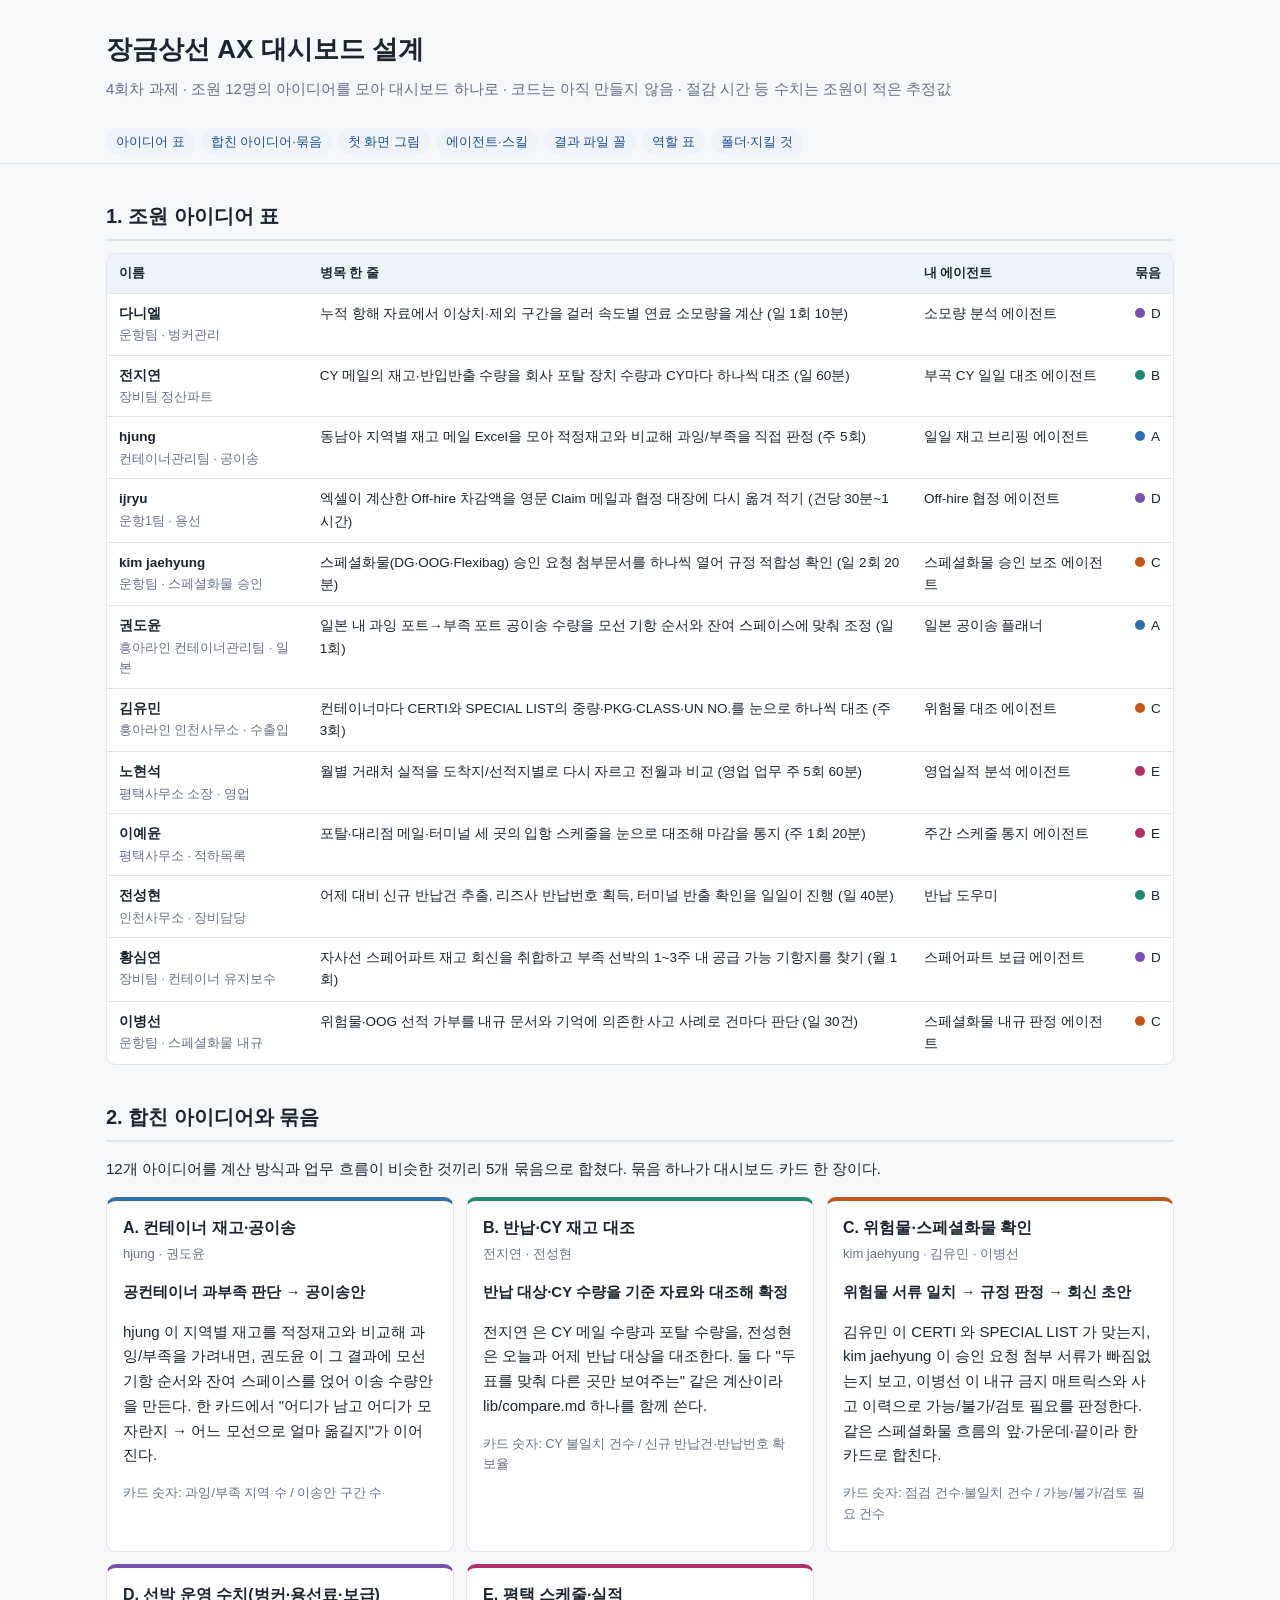
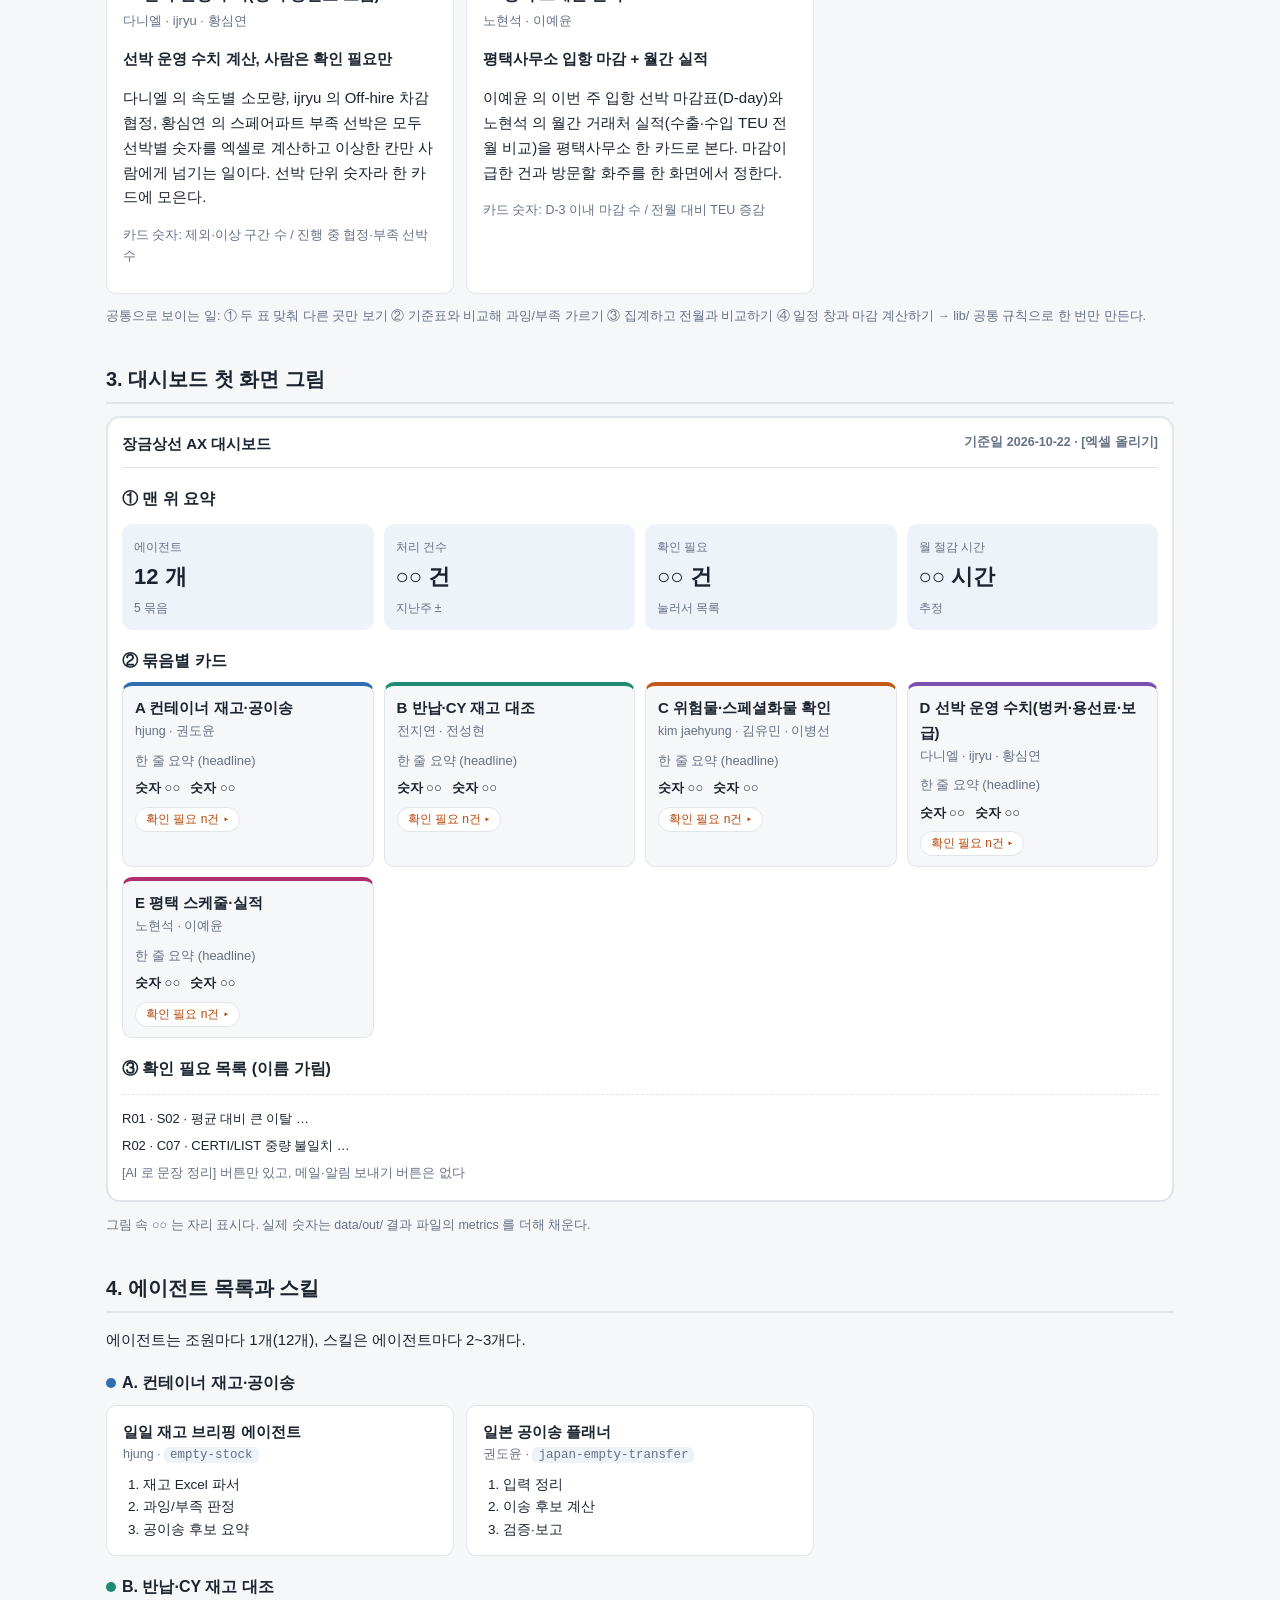
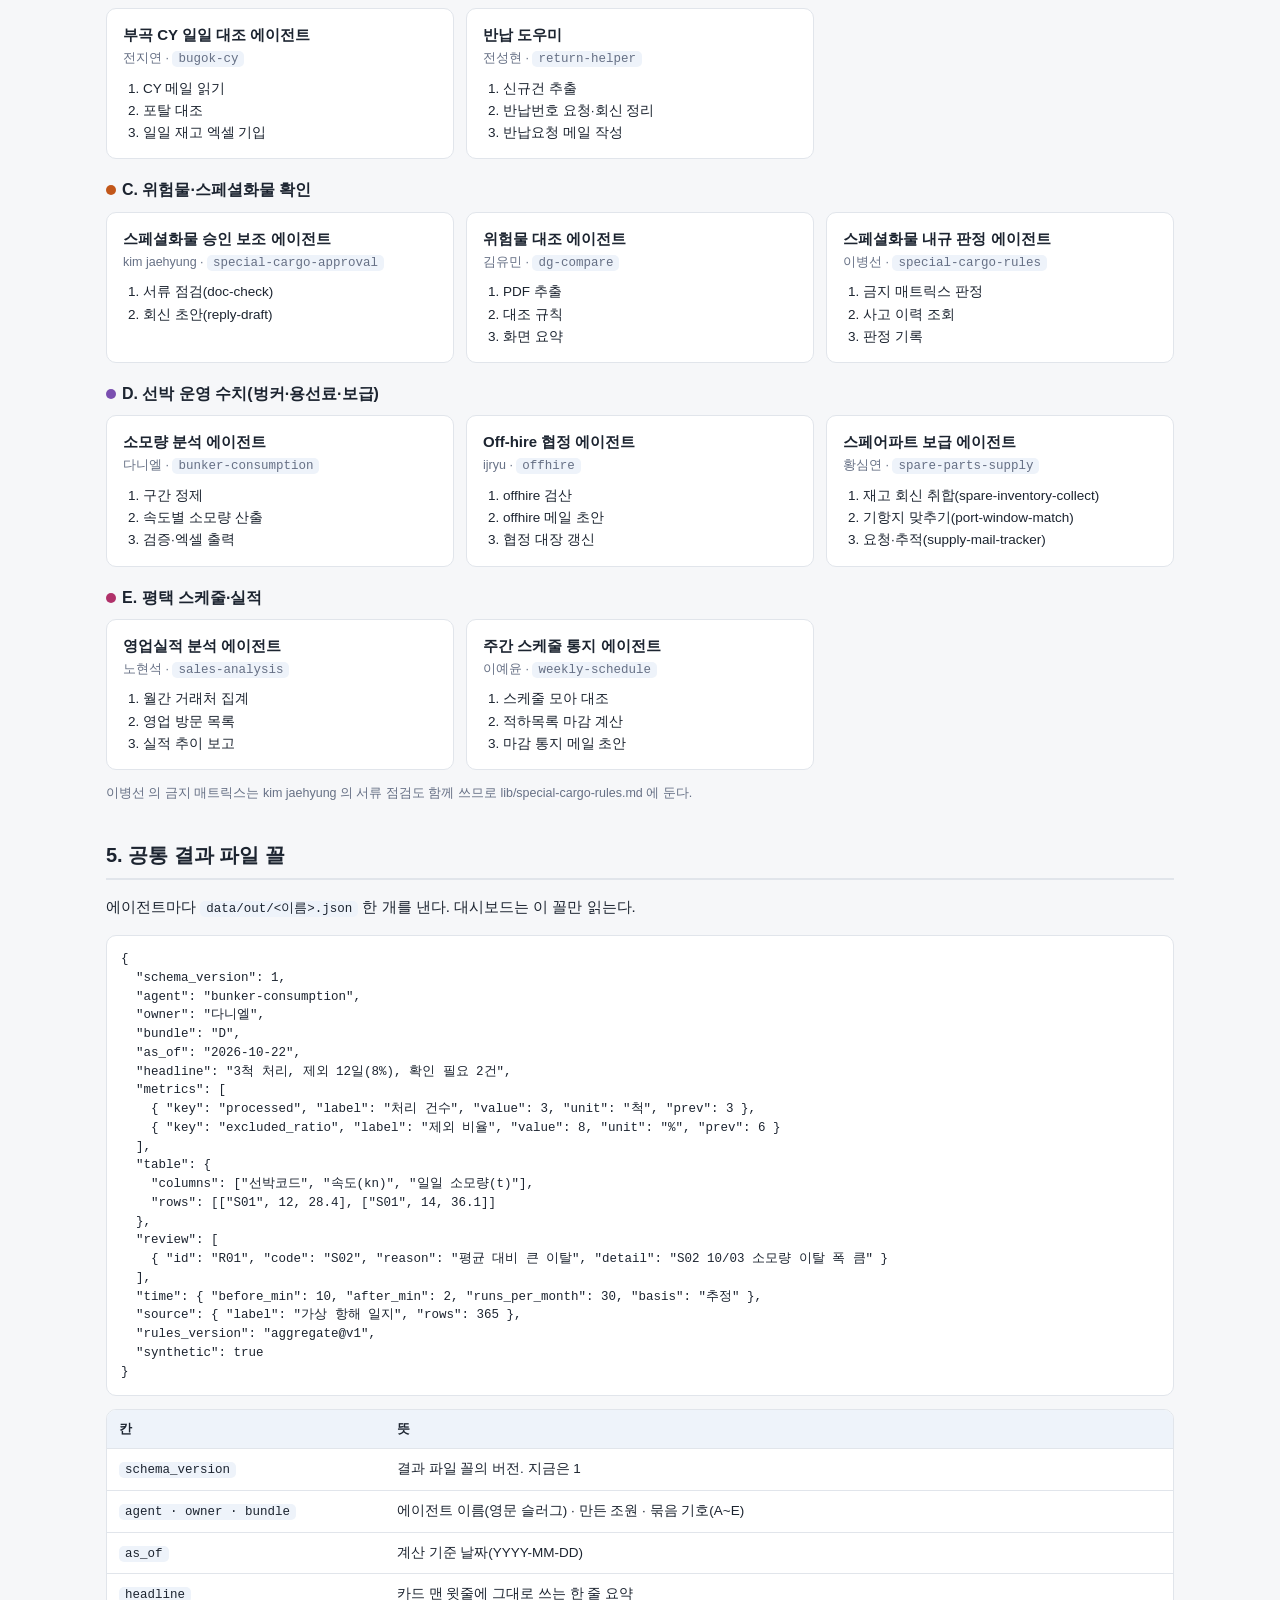
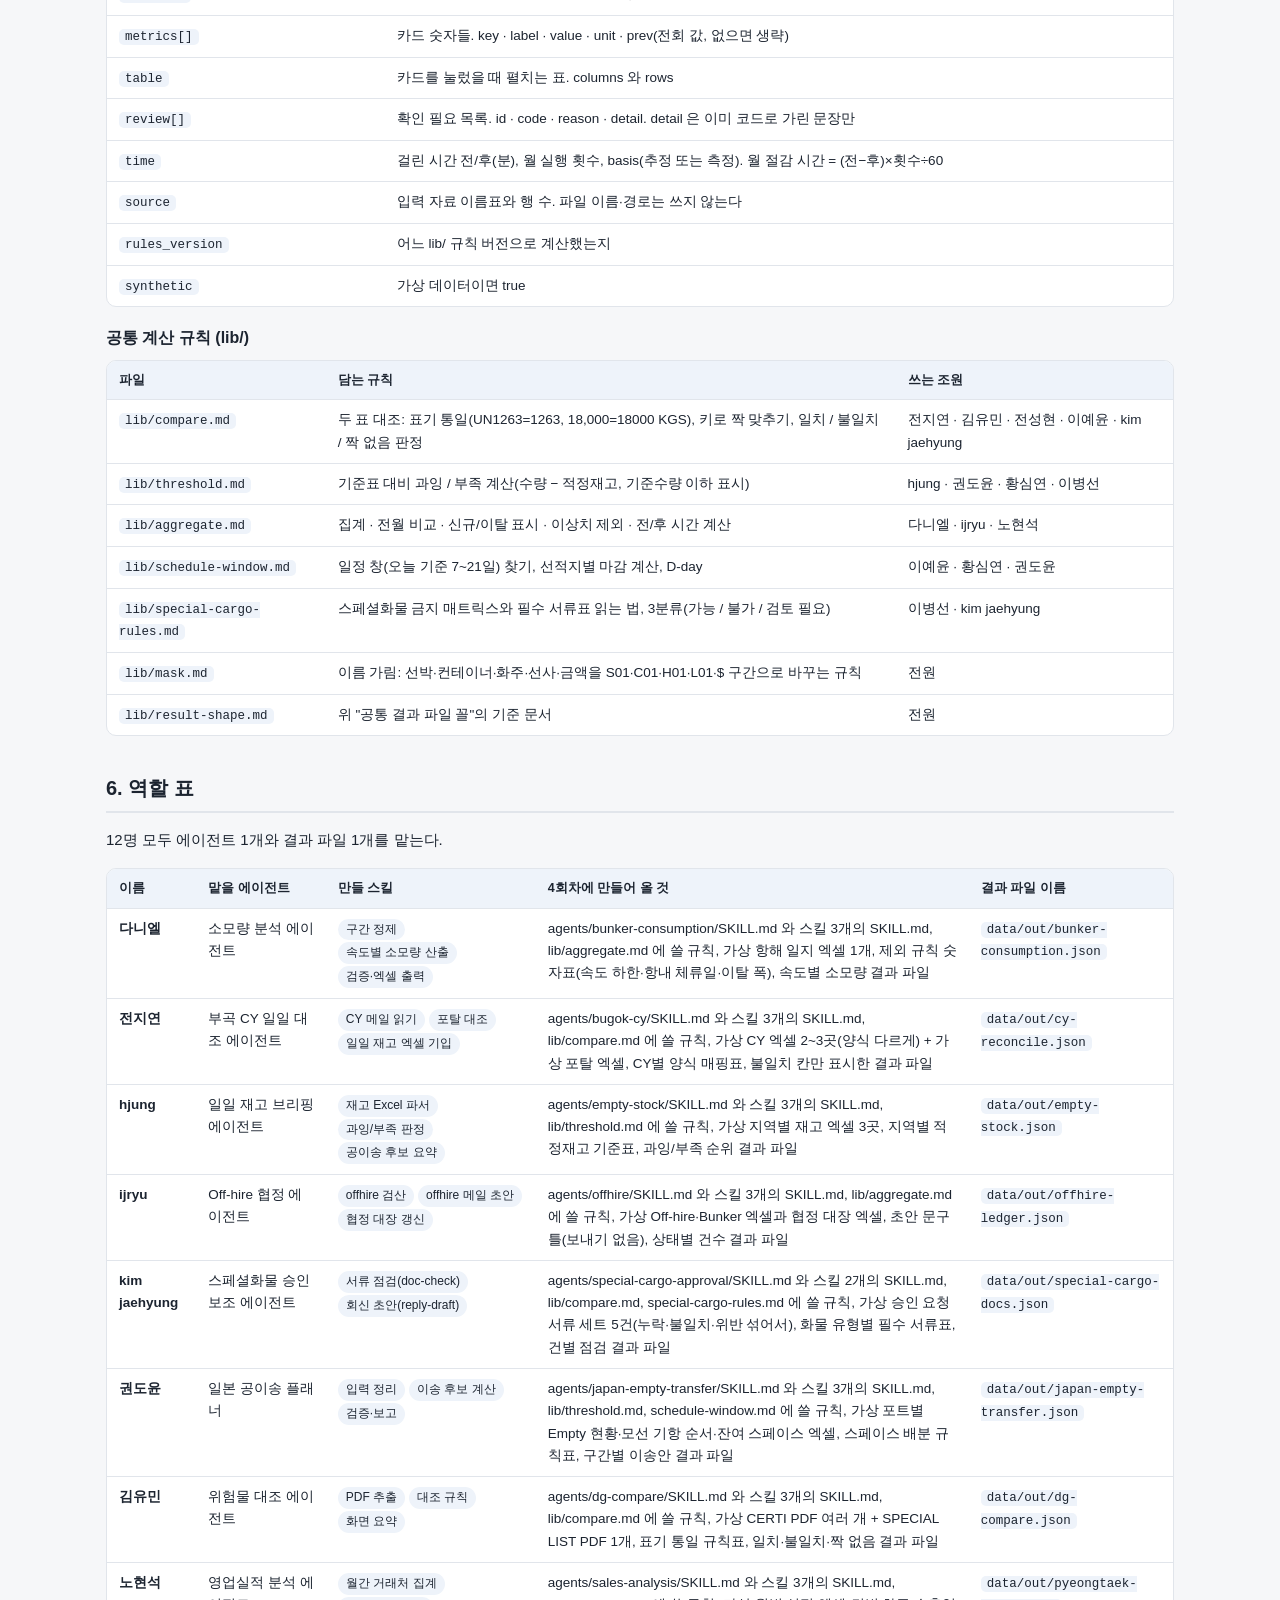
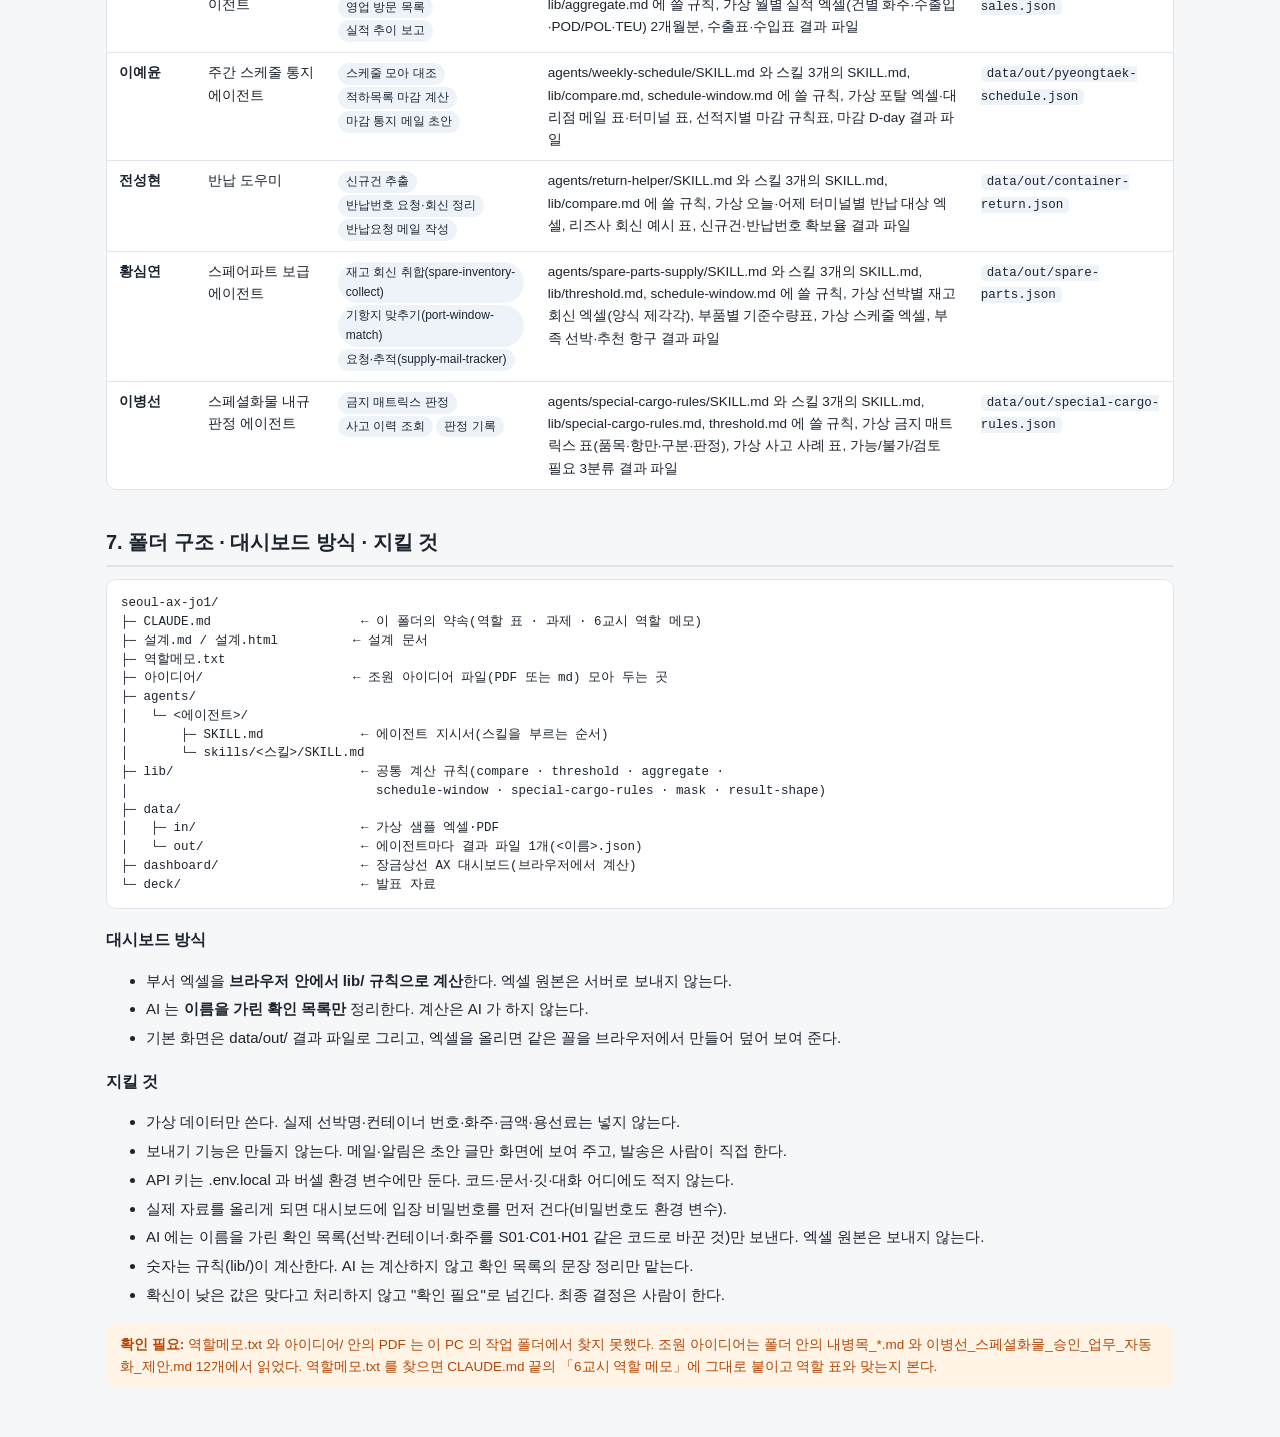
<file: 설계.html>
<!doctype html>
<html lang="ko">
<head>
<meta charset="utf-8">
<meta name="viewport" content="width=device-width, initial-scale=1">
<title>장금상선 AX 대시보드 설계</title>
<style>
:root{--bg:#f6f7f9;--card:#fff;--ink:#1c2430;--sub:#667085;--line:#e1e5eb;--accent:#1d4e89;--soft:#eef3fa;--warn:#b54708;--warnbg:#fff4e5}
@media (prefers-color-scheme:dark){:root:not([data-theme="light"]){--bg:#12161c;--card:#1b212a;--ink:#e8ecf2;--sub:#9aa5b5;--line:#2b3340;--accent:#7db0ee;--soft:#202a38;--warn:#f5b261;--warnbg:#33281a}}
:root[data-theme="dark"]{--bg:#12161c;--card:#1b212a;--ink:#e8ecf2;--sub:#9aa5b5;--line:#2b3340;--accent:#7db0ee;--soft:#202a38;--warn:#f5b261;--warnbg:#33281a}
*{box-sizing:border-box}
body{margin:0;background:var(--bg);color:var(--ink);font:15px/1.65 -apple-system,"Malgun Gothic","Apple SD Gothic Neo",sans-serif}
header{padding:28px 16px 18px;max-width:1100px;margin:0 auto}
header h1{margin:0 0 6px;font-size:26px}
header p{margin:0;color:var(--sub)}
nav{position:sticky;top:0;background:var(--bg);border-bottom:1px solid var(--line);z-index:5}
nav div{max-width:1100px;margin:0 auto;padding:8px 16px;display:flex;gap:6px;flex-wrap:wrap}
nav a{color:var(--accent);text-decoration:none;font-size:13px;padding:3px 10px;border-radius:99px;background:var(--soft)}
main{max-width:1100px;margin:0 auto;padding:0 16px 60px}
section{margin-top:36px}
h2{font-size:20px;margin:0 0 12px;padding-bottom:6px;border-bottom:2px solid var(--line)}
h3{font-size:16px;margin:18px 0 8px}
.sub{color:var(--sub);font-size:12.5px}
.tablewrap{overflow-x:auto;border:1px solid var(--line);border-radius:10px;background:var(--card)}
table{border-collapse:collapse;width:100%;min-width:640px}
th,td{text-align:left;padding:9px 12px;border-bottom:1px solid var(--line);vertical-align:top;font-size:13.5px}
th{background:var(--soft);font-size:12.5px;white-space:nowrap}
tr:last-child td{border-bottom:0}
code{background:var(--soft);padding:1px 6px;border-radius:5px;font-size:12.5px}
pre{background:var(--card);border:1px solid var(--line);border-radius:10px;padding:14px;overflow-x:auto;font-size:12.5px;line-height:1.5}
.grid{display:grid;grid-template-columns:repeat(auto-fill,minmax(260px,1fr));gap:12px}
.card{background:var(--card);border:1px solid var(--line);border-radius:10px;padding:14px 16px}
.card h3{margin:0 0 2px}
.card.slim ol{margin:8px 0 0;padding-left:20px}
.card.slim li{font-size:13.5px}
.who{color:var(--sub);font-size:13px;margin-bottom:6px}
.chip{display:inline-block;background:var(--soft);padding:1px 8px;border-radius:99px;font-size:12px;margin:1px 0}
.dot{display:inline-block;width:10px;height:10px;border-radius:50%;margin-right:6px}
.note{background:var(--warnbg);color:var(--warn);border-radius:10px;padding:10px 14px;font-size:13.5px}
.mock{background:var(--card);border:2px solid var(--line);border-radius:14px;padding:14px}
.mtop{display:flex;justify-content:space-between;flex-wrap:wrap;gap:6px;font-weight:700;padding-bottom:10px;border-bottom:1px solid var(--line)}
.tiles{display:grid;grid-template-columns:repeat(auto-fit,minmax(130px,1fr));gap:10px;margin:12px 0}
.tile{background:var(--soft);border-radius:10px;padding:10px 12px}
.tile b{display:block;font-size:22px}
.tile span{font-size:12px;color:var(--sub)}
.mcards{display:grid;grid-template-columns:repeat(auto-fill,minmax(200px,1fr));gap:10px}
.mcard{border:1px solid var(--line);border-radius:10px;padding:10px 12px;background:var(--bg)}
.mcard .line{margin:8px 0 6px;font-size:13px;color:var(--sub)}
.mcard .nums{display:flex;gap:10px;font-weight:700;font-size:13px}
.fake{margin-top:8px;border:1px solid var(--line);background:var(--card);color:var(--warn);border-radius:99px;padding:3px 10px;font-size:12px}
.mlist{margin-top:12px;border-top:1px dashed var(--line);padding-top:10px;font-size:13px}
.mlist div{padding:3px 0}
ul.keep li{margin:4px 0}
@media (max-width:600px){header h1{font-size:22px}}
</style>
</head>
<body>
<header>
<h1>장금상선 AX 대시보드 설계</h1>
<p>4회차 과제 · 조원 12명의 아이디어를 모아 대시보드 하나로 · 코드는 아직 만들지 않음 · 절감 시간 등 수치는 조원이 적은 추정값</p>
</header>
<nav><div>
<a href="#s1">아이디어 표</a><a href="#s2">합친 아이디어·묶음</a><a href="#s3">첫 화면 그림</a><a href="#s4">에이전트·스킬</a><a href="#s5">결과 파일 꼴</a><a href="#s6">역할 표</a><a href="#s7">폴더·지킬 것</a>
</div></nav>
<main>

<section id="s1"><h2>1. 조원 아이디어 표</h2>
<div class="tablewrap"><table><thead><tr><th>이름</th><th>병목 한 줄</th><th>내 에이전트</th><th>묶음</th></tr></thead><tbody><tr><td><b>다니엘</b><div class="sub">운항팀 · 벙커관리</div></td><td>누적 항해 자료에서 이상치·제외 구간을 걸러 속도별 연료 소모량을 계산 (일 1회 10분)</td><td>소모량 분석 에이전트</td><td><span class="dot" style="background:#7a4fb0"></span>D</td></tr><tr><td><b>전지연</b><div class="sub">장비팀 정산파트</div></td><td>CY 메일의 재고·반입반출 수량을 회사 포탈 장치 수량과 CY마다 하나씩 대조 (일 60분)</td><td>부곡 CY 일일 대조 에이전트</td><td><span class="dot" style="background:#1f8a70"></span>B</td></tr><tr><td><b>hjung</b><div class="sub">컨테이너관리팀 · 공이송</div></td><td>동남아 지역별 재고 메일 Excel을 모아 적정재고와 비교해 과잉/부족을 직접 판정 (주 5회)</td><td>일일 재고 브리핑 에이전트</td><td><span class="dot" style="background:#2f6fb0"></span>A</td></tr><tr><td><b>ijryu</b><div class="sub">운항1팀 · 용선</div></td><td>엑셀이 계산한 Off-hire 차감액을 영문 Claim 메일과 협정 대장에 다시 옮겨 적기 (건당 30분~1시간)</td><td>Off-hire 협정 에이전트</td><td><span class="dot" style="background:#7a4fb0"></span>D</td></tr><tr><td><b>kim jaehyung</b><div class="sub">운항팀 · 스페셜화물 승인</div></td><td>스페셜화물(DG·OOG·Flexibag) 승인 요청 첨부문서를 하나씩 열어 규정 적합성 확인 (일 2회 20분)</td><td>스페셜화물 승인 보조 에이전트</td><td><span class="dot" style="background:#c2571a"></span>C</td></tr><tr><td><b>권도윤</b><div class="sub">흥아라인 컨테이너관리팀 · 일본</div></td><td>일본 내 과잉 포트→부족 포트 공이송 수량을 모선 기항 순서와 잔여 스페이스에 맞춰 조정 (일 1회)</td><td>일본 공이송 플래너</td><td><span class="dot" style="background:#2f6fb0"></span>A</td></tr><tr><td><b>김유민</b><div class="sub">흥아라인 인천사무소 · 수출입</div></td><td>컨테이너마다 CERTI와 SPECIAL LIST의 중량·PKG·CLASS·UN NO.를 눈으로 하나씩 대조 (주 3회)</td><td>위험물 대조 에이전트</td><td><span class="dot" style="background:#c2571a"></span>C</td></tr><tr><td><b>노현석</b><div class="sub">평택사무소 소장 · 영업</div></td><td>월별 거래처 실적을 도착지/선적지별로 다시 자르고 전월과 비교 (영업 업무 주 5회 60분)</td><td>영업실적 분석 에이전트</td><td><span class="dot" style="background:#b0316a"></span>E</td></tr><tr><td><b>이예윤</b><div class="sub">평택사무소 · 적하목록</div></td><td>포탈·대리점 메일·터미널 세 곳의 입항 스케줄을 눈으로 대조해 마감을 통지 (주 1회 20분)</td><td>주간 스케줄 통지 에이전트</td><td><span class="dot" style="background:#b0316a"></span>E</td></tr><tr><td><b>전성현</b><div class="sub">인천사무소 · 장비담당</div></td><td>어제 대비 신규 반납건 추출, 리즈사 반납번호 획득, 터미널 반출 확인을 일일이 진행 (일 40분)</td><td>반납 도우미</td><td><span class="dot" style="background:#1f8a70"></span>B</td></tr><tr><td><b>황심연</b><div class="sub">장비팀 · 컨테이너 유지보수</div></td><td>자사선 스페어파트 재고 회신을 취합하고 부족 선박의 1~3주 내 공급 가능 기항지를 찾기 (월 1회)</td><td>스페어파트 보급 에이전트</td><td><span class="dot" style="background:#7a4fb0"></span>D</td></tr><tr><td><b>이병선</b><div class="sub">운항팀 · 스페셜화물 내규</div></td><td>위험물·OOG 선적 가부를 내규 문서와 기억에 의존한 사고 사례로 건마다 판단 (일 30건)</td><td>스페셜화물 내규 판정 에이전트</td><td><span class="dot" style="background:#c2571a"></span>C</td></tr></tbody></table></div>
</section>

<section id="s2"><h2>2. 합친 아이디어와 묶음</h2>
<p>12개 아이디어를 계산 방식과 업무 흐름이 비슷한 것끼리 5개 묶음으로 합쳤다. 묶음 하나가 대시보드 카드 한 장이다.</p>
<div class="grid"><div class="card" style="border-top:4px solid #2f6fb0"><h3>A. 컨테이너 재고·공이송</h3><div class="who">hjung · 권도윤</div><p><b>공컨테이너 과부족 판단 → 공이송안</b></p><p>hjung 이 지역별 재고를 적정재고와 비교해 과잉/부족을 가려내면, 권도윤 이 그 결과에 모선 기항 순서와 잔여 스페이스를 얹어 이송 수량안을 만든다. 한 카드에서 "어디가 남고 어디가 모자란지 → 어느 모선으로 얼마 옮길지"가 이어진다.</p><p class="sub">카드 숫자: 과잉/부족 지역 수 / 이송안 구간 수</p></div><div class="card" style="border-top:4px solid #1f8a70"><h3>B. 반납·CY 재고 대조</h3><div class="who">전지연 · 전성현</div><p><b>반납 대상·CY 수량을 기준 자료와 대조해 확정</b></p><p>전지연 은 CY 메일 수량과 포탈 수량을, 전성현 은 오늘과 어제 반납 대상을 대조한다. 둘 다 "두 표를 맞춰 다른 곳만 보여주는" 같은 계산이라 lib/compare.md 하나를 함께 쓴다.</p><p class="sub">카드 숫자: CY 불일치 건수 / 신규 반납건·반납번호 확보율</p></div><div class="card" style="border-top:4px solid #c2571a"><h3>C. 위험물·스페셜화물 확인</h3><div class="who">kim jaehyung · 김유민 · 이병선</div><p><b>위험물 서류 일치 → 규정 판정 → 회신 초안</b></p><p>김유민 이 CERTI 와 SPECIAL LIST 가 맞는지, kim jaehyung 이 승인 요청 첨부 서류가 빠짐없는지 보고, 이병선 이 내규 금지 매트릭스와 사고 이력으로 가능/불가/검토 필요를 판정한다. 같은 스페셜화물 흐름의 앞·가운데·끝이라 한 카드로 합친다.</p><p class="sub">카드 숫자: 점검 건수·불일치 건수 / 가능/불가/검토 필요 건수</p></div><div class="card" style="border-top:4px solid #7a4fb0"><h3>D. 선박 운영 수치(벙커·용선료·보급)</h3><div class="who">다니엘 · ijryu · 황심연</div><p><b>선박 운영 수치 계산, 사람은 확인 필요만</b></p><p>다니엘 의 속도별 소모량, ijryu 의 Off-hire 차감 협정, 황심연 의 스페어파트 부족 선박은 모두 선박별 숫자를 엑셀로 계산하고 이상한 칸만 사람에게 넘기는 일이다. 선박 단위 숫자라 한 카드에 모은다.</p><p class="sub">카드 숫자: 제외·이상 구간 수 / 진행 중 협정·부족 선박 수</p></div><div class="card" style="border-top:4px solid #b0316a"><h3>E. 평택 스케줄·실적</h3><div class="who">노현석 · 이예윤</div><p><b>평택사무소 입항 마감 + 월간 실적</b></p><p>이예윤 의 이번 주 입항 선박 마감표(D-day)와 노현석 의 월간 거래처 실적(수출·수입 TEU 전월 비교)을 평택사무소 한 카드로 본다. 마감이 급한 건과 방문할 화주를 한 화면에서 정한다.</p><p class="sub">카드 숫자: D-3 이내 마감 수 / 전월 대비 TEU 증감</p></div></div>
<p class="sub">공통으로 보이는 일: ① 두 표 맞춰 다른 곳만 보기 ② 기준표와 비교해 과잉/부족 가르기 ③ 집계하고 전월과 비교하기 ④ 일정 창과 마감 계산하기 → lib/ 공통 규칙으로 한 번만 만든다.</p>
</section>

<section id="s3"><h2>3. 대시보드 첫 화면 그림</h2>
<div class="mock">
<div class="mtop"><span>장금상선 AX 대시보드</span><span class="sub">기준일 2026-10-22 · [엑셀 올리기]</span></div>
<h3>① 맨 위 요약</h3>
<div class="tiles">
<div class="tile"><span>에이전트</span><b>12 개</b><span>5 묶음</span></div>
<div class="tile"><span>처리 건수</span><b>○○ 건</b><span>지난주 ±</span></div>
<div class="tile"><span>확인 필요</span><b>○○ 건</b><span>눌러서 목록</span></div>
<div class="tile"><span>월 절감 시간</span><b>○○ 시간</b><span>추정</span></div>
</div>
<h3>② 묶음별 카드</h3>
<div class="mcards"><div class="mcard" style="border-top:4px solid #2f6fb0"><b>A 컨테이너 재고·공이송</b><div class="sub">hjung · 권도윤</div><div class="line">한 줄 요약 (headline)</div><div class="nums"><span>숫자 ○○</span><span>숫자 ○○</span></div><button class="fake">확인 필요 n건 ▸</button></div><div class="mcard" style="border-top:4px solid #1f8a70"><b>B 반납·CY 재고 대조</b><div class="sub">전지연 · 전성현</div><div class="line">한 줄 요약 (headline)</div><div class="nums"><span>숫자 ○○</span><span>숫자 ○○</span></div><button class="fake">확인 필요 n건 ▸</button></div><div class="mcard" style="border-top:4px solid #c2571a"><b>C 위험물·스페셜화물 확인</b><div class="sub">kim jaehyung · 김유민 · 이병선</div><div class="line">한 줄 요약 (headline)</div><div class="nums"><span>숫자 ○○</span><span>숫자 ○○</span></div><button class="fake">확인 필요 n건 ▸</button></div><div class="mcard" style="border-top:4px solid #7a4fb0"><b>D 선박 운영 수치(벙커·용선료·보급)</b><div class="sub">다니엘 · ijryu · 황심연</div><div class="line">한 줄 요약 (headline)</div><div class="nums"><span>숫자 ○○</span><span>숫자 ○○</span></div><button class="fake">확인 필요 n건 ▸</button></div><div class="mcard" style="border-top:4px solid #b0316a"><b>E 평택 스케줄·실적</b><div class="sub">노현석 · 이예윤</div><div class="line">한 줄 요약 (headline)</div><div class="nums"><span>숫자 ○○</span><span>숫자 ○○</span></div><button class="fake">확인 필요 n건 ▸</button></div></div>
<h3>③ 확인 필요 목록 (이름 가림)</h3>
<div class="mlist"><div>R01 · S02 · 평균 대비 큰 이탈 …</div><div>R02 · C07 · CERTI/LIST 중량 불일치 …</div><div class="sub">[AI 로 문장 정리] 버튼만 있고, 메일·알림 보내기 버튼은 없다</div></div>
</div>
<p class="sub">그림 속 ○○ 는 자리 표시다. 실제 숫자는 data/out/ 결과 파일의 metrics 를 더해 채운다.</p>
</section>

<section id="s4"><h2>4. 에이전트 목록과 스킬</h2>
<p>에이전트는 조원마다 1개(12개), 스킬은 에이전트마다 2~3개다.</p>
<h3><span class="dot" style="background:#2f6fb0"></span>A. 컨테이너 재고·공이송</h3><div class="grid"><div class="card slim"><b>일일 재고 브리핑 에이전트</b><div class="sub">hjung · <code>empty-stock</code></div><ol><li>재고 Excel 파서</li><li>과잉/부족 판정</li><li>공이송 후보 요약</li></ol></div><div class="card slim"><b>일본 공이송 플래너</b><div class="sub">권도윤 · <code>japan-empty-transfer</code></div><ol><li>입력 정리</li><li>이송 후보 계산</li><li>검증·보고</li></ol></div></div><h3><span class="dot" style="background:#1f8a70"></span>B. 반납·CY 재고 대조</h3><div class="grid"><div class="card slim"><b>부곡 CY 일일 대조 에이전트</b><div class="sub">전지연 · <code>bugok-cy</code></div><ol><li>CY 메일 읽기</li><li>포탈 대조</li><li>일일 재고 엑셀 기입</li></ol></div><div class="card slim"><b>반납 도우미</b><div class="sub">전성현 · <code>return-helper</code></div><ol><li>신규건 추출</li><li>반납번호 요청·회신 정리</li><li>반납요청 메일 작성</li></ol></div></div><h3><span class="dot" style="background:#c2571a"></span>C. 위험물·스페셜화물 확인</h3><div class="grid"><div class="card slim"><b>스페셜화물 승인 보조 에이전트</b><div class="sub">kim jaehyung · <code>special-cargo-approval</code></div><ol><li>서류 점검(doc-check)</li><li>회신 초안(reply-draft)</li></ol></div><div class="card slim"><b>위험물 대조 에이전트</b><div class="sub">김유민 · <code>dg-compare</code></div><ol><li>PDF 추출</li><li>대조 규칙</li><li>화면 요약</li></ol></div><div class="card slim"><b>스페셜화물 내규 판정 에이전트</b><div class="sub">이병선 · <code>special-cargo-rules</code></div><ol><li>금지 매트릭스 판정</li><li>사고 이력 조회</li><li>판정 기록</li></ol></div></div><h3><span class="dot" style="background:#7a4fb0"></span>D. 선박 운영 수치(벙커·용선료·보급)</h3><div class="grid"><div class="card slim"><b>소모량 분석 에이전트</b><div class="sub">다니엘 · <code>bunker-consumption</code></div><ol><li>구간 정제</li><li>속도별 소모량 산출</li><li>검증·엑셀 출력</li></ol></div><div class="card slim"><b>Off-hire 협정 에이전트</b><div class="sub">ijryu · <code>offhire</code></div><ol><li>offhire 검산</li><li>offhire 메일 초안</li><li>협정 대장 갱신</li></ol></div><div class="card slim"><b>스페어파트 보급 에이전트</b><div class="sub">황심연 · <code>spare-parts-supply</code></div><ol><li>재고 회신 취합(spare-inventory-collect)</li><li>기항지 맞추기(port-window-match)</li><li>요청·추적(supply-mail-tracker)</li></ol></div></div><h3><span class="dot" style="background:#b0316a"></span>E. 평택 스케줄·실적</h3><div class="grid"><div class="card slim"><b>영업실적 분석 에이전트</b><div class="sub">노현석 · <code>sales-analysis</code></div><ol><li>월간 거래처 집계</li><li>영업 방문 목록</li><li>실적 추이 보고</li></ol></div><div class="card slim"><b>주간 스케줄 통지 에이전트</b><div class="sub">이예윤 · <code>weekly-schedule</code></div><ol><li>스케줄 모아 대조</li><li>적하목록 마감 계산</li><li>마감 통지 메일 초안</li></ol></div></div>
<p class="sub">이병선 의 금지 매트릭스는 kim jaehyung 의 서류 점검도 함께 쓰므로 lib/special-cargo-rules.md 에 둔다.</p>
</section>

<section id="s5"><h2>5. 공통 결과 파일 꼴</h2>
<p>에이전트마다 <code>data/out/&lt;이름&gt;.json</code> 한 개를 낸다. 대시보드는 이 꼴만 읽는다.</p>
<pre>{
  "schema_version": 1,
  "agent": "bunker-consumption",
  "owner": "다니엘",
  "bundle": "D",
  "as_of": "2026-10-22",
  "headline": "3척 처리, 제외 12일(8%), 확인 필요 2건",
  "metrics": [
    { "key": "processed", "label": "처리 건수", "value": 3, "unit": "척", "prev": 3 },
    { "key": "excluded_ratio", "label": "제외 비율", "value": 8, "unit": "%", "prev": 6 }
  ],
  "table": {
    "columns": ["선박코드", "속도(kn)", "일일 소모량(t)"],
    "rows": [["S01", 12, 28.4], ["S01", 14, 36.1]]
  },
  "review": [
    { "id": "R01", "code": "S02", "reason": "평균 대비 큰 이탈", "detail": "S02 10/03 소모량 이탈 폭 큼" }
  ],
  "time": { "before_min": 10, "after_min": 2, "runs_per_month": 30, "basis": "추정" },
  "source": { "label": "가상 항해 일지", "rows": 365 },
  "rules_version": "aggregate@v1",
  "synthetic": true
}</pre>
<div class="tablewrap"><table><thead><tr><th>칸</th><th>뜻</th></tr></thead><tbody><tr><td><code>schema_version</code></td><td>결과 파일 꼴의 버전. 지금은 1</td></tr><tr><td><code>agent · owner · bundle</code></td><td>에이전트 이름(영문 슬러그) · 만든 조원 · 묶음 기호(A~E)</td></tr><tr><td><code>as_of</code></td><td>계산 기준 날짜(YYYY-MM-DD)</td></tr><tr><td><code>headline</code></td><td>카드 맨 윗줄에 그대로 쓰는 한 줄 요약</td></tr><tr><td><code>metrics[]</code></td><td>카드 숫자들. key · label · value · unit · prev(전회 값, 없으면 생략)</td></tr><tr><td><code>table</code></td><td>카드를 눌렀을 때 펼치는 표. columns 와 rows</td></tr><tr><td><code>review[]</code></td><td>확인 필요 목록. id · code · reason · detail. detail 은 이미 코드로 가린 문장만</td></tr><tr><td><code>time</code></td><td>걸린 시간 전/후(분), 월 실행 횟수, basis(추정 또는 측정). 월 절감 시간 = (전−후)×횟수÷60</td></tr><tr><td><code>source</code></td><td>입력 자료 이름표와 행 수. 파일 이름·경로는 쓰지 않는다</td></tr><tr><td><code>rules_version</code></td><td>어느 lib/ 규칙 버전으로 계산했는지</td></tr><tr><td><code>synthetic</code></td><td>가상 데이터이면 true</td></tr></tbody></table></div>
<h3>공통 계산 규칙 (lib/)</h3>
<div class="tablewrap"><table><thead><tr><th>파일</th><th>담는 규칙</th><th>쓰는 조원</th></tr></thead><tbody><tr><td><code>lib/compare.md</code></td><td>두 표 대조: 표기 통일(UN1263=1263, 18,000=18000 KGS), 키로 짝 맞추기, 일치 / 불일치 / 짝 없음 판정</td><td>전지연 · 김유민 · 전성현 · 이예윤 · kim jaehyung</td></tr><tr><td><code>lib/threshold.md</code></td><td>기준표 대비 과잉 / 부족 계산(수량 − 적정재고, 기준수량 이하 표시)</td><td>hjung · 권도윤 · 황심연 · 이병선</td></tr><tr><td><code>lib/aggregate.md</code></td><td>집계 · 전월 비교 · 신규/이탈 표시 · 이상치 제외 · 전/후 시간 계산</td><td>다니엘 · ijryu · 노현석</td></tr><tr><td><code>lib/schedule-window.md</code></td><td>일정 창(오늘 기준 7~21일) 찾기, 선적지별 마감 계산, D-day</td><td>이예윤 · 황심연 · 권도윤</td></tr><tr><td><code>lib/special-cargo-rules.md</code></td><td>스페셜화물 금지 매트릭스와 필수 서류표 읽는 법, 3분류(가능 / 불가 / 검토 필요)</td><td>이병선 · kim jaehyung</td></tr><tr><td><code>lib/mask.md</code></td><td>이름 가림: 선박·컨테이너·화주·선사·금액을 S01·C01·H01·L01·$ 구간으로 바꾸는 규칙</td><td>전원</td></tr><tr><td><code>lib/result-shape.md</code></td><td>위 "공통 결과 파일 꼴"의 기준 문서</td><td>전원</td></tr></tbody></table></div>
</section>

<section id="s6"><h2>6. 역할 표</h2>
<p>12명 모두 에이전트 1개와 결과 파일 1개를 맡는다.</p>
<div class="tablewrap"><table style="min-width:900px"><thead><tr><th>이름</th><th>맡을 에이전트</th><th>만들 스킬</th><th>4회차에 만들어 올 것</th><th>결과 파일 이름</th></tr></thead><tbody><tr><td><b>다니엘</b></td><td>소모량 분석 에이전트</td><td><span class="chip">구간 정제</span> <span class="chip">속도별 소모량 산출</span> <span class="chip">검증·엑셀 출력</span></td><td>agents/bunker-consumption/SKILL.md 와 스킬 3개의 SKILL.md, lib/aggregate.md 에 쓸 규칙, 가상 항해 일지 엑셀 1개, 제외 규칙 숫자표(속도 하한·항내 체류일·이탈 폭), 속도별 소모량 결과 파일</td><td><code>data/out/bunker-consumption.json</code></td></tr><tr><td><b>전지연</b></td><td>부곡 CY 일일 대조 에이전트</td><td><span class="chip">CY 메일 읽기</span> <span class="chip">포탈 대조</span> <span class="chip">일일 재고 엑셀 기입</span></td><td>agents/bugok-cy/SKILL.md 와 스킬 3개의 SKILL.md, lib/compare.md 에 쓸 규칙, 가상 CY 엑셀 2~3곳(양식 다르게) + 가상 포탈 엑셀, CY별 양식 매핑표, 불일치 칸만 표시한 결과 파일</td><td><code>data/out/cy-reconcile.json</code></td></tr><tr><td><b>hjung</b></td><td>일일 재고 브리핑 에이전트</td><td><span class="chip">재고 Excel 파서</span> <span class="chip">과잉/부족 판정</span> <span class="chip">공이송 후보 요약</span></td><td>agents/empty-stock/SKILL.md 와 스킬 3개의 SKILL.md, lib/threshold.md 에 쓸 규칙, 가상 지역별 재고 엑셀 3곳, 지역별 적정재고 기준표, 과잉/부족 순위 결과 파일</td><td><code>data/out/empty-stock.json</code></td></tr><tr><td><b>ijryu</b></td><td>Off-hire 협정 에이전트</td><td><span class="chip">offhire 검산</span> <span class="chip">offhire 메일 초안</span> <span class="chip">협정 대장 갱신</span></td><td>agents/offhire/SKILL.md 와 스킬 3개의 SKILL.md, lib/aggregate.md 에 쓸 규칙, 가상 Off-hire·Bunker 엑셀과 협정 대장 엑셀, 초안 문구 틀(보내기 없음), 상태별 건수 결과 파일</td><td><code>data/out/offhire-ledger.json</code></td></tr><tr><td><b>kim jaehyung</b></td><td>스페셜화물 승인 보조 에이전트</td><td><span class="chip">서류 점검(doc-check)</span> <span class="chip">회신 초안(reply-draft)</span></td><td>agents/special-cargo-approval/SKILL.md 와 스킬 2개의 SKILL.md, lib/compare.md, special-cargo-rules.md 에 쓸 규칙, 가상 승인 요청 서류 세트 5건(누락·불일치·위반 섞어서), 화물 유형별 필수 서류표, 건별 점검 결과 파일</td><td><code>data/out/special-cargo-docs.json</code></td></tr><tr><td><b>권도윤</b></td><td>일본 공이송 플래너</td><td><span class="chip">입력 정리</span> <span class="chip">이송 후보 계산</span> <span class="chip">검증·보고</span></td><td>agents/japan-empty-transfer/SKILL.md 와 스킬 3개의 SKILL.md, lib/threshold.md, schedule-window.md 에 쓸 규칙, 가상 포트별 Empty 현황·모선 기항 순서·잔여 스페이스 엑셀, 스페이스 배분 규칙표, 구간별 이송안 결과 파일</td><td><code>data/out/japan-empty-transfer.json</code></td></tr><tr><td><b>김유민</b></td><td>위험물 대조 에이전트</td><td><span class="chip">PDF 추출</span> <span class="chip">대조 규칙</span> <span class="chip">화면 요약</span></td><td>agents/dg-compare/SKILL.md 와 스킬 3개의 SKILL.md, lib/compare.md 에 쓸 규칙, 가상 CERTI PDF 여러 개 + SPECIAL LIST PDF 1개, 표기 통일 규칙표, 일치·불일치·짝 없음 결과 파일</td><td><code>data/out/dg-compare.json</code></td></tr><tr><td><b>노현석</b></td><td>영업실적 분석 에이전트</td><td><span class="chip">월간 거래처 집계</span> <span class="chip">영업 방문 목록</span> <span class="chip">실적 추이 보고</span></td><td>agents/sales-analysis/SKILL.md 와 스킬 3개의 SKILL.md, lib/aggregate.md 에 쓸 규칙, 가상 월별 실적 엑셀(건별 화주·수출입·POD/POL·TEU) 2개월분, 수출표·수입표 결과 파일</td><td><code>data/out/pyeongtaek-sales.json</code></td></tr><tr><td><b>이예윤</b></td><td>주간 스케줄 통지 에이전트</td><td><span class="chip">스케줄 모아 대조</span> <span class="chip">적하목록 마감 계산</span> <span class="chip">마감 통지 메일 초안</span></td><td>agents/weekly-schedule/SKILL.md 와 스킬 3개의 SKILL.md, lib/compare.md, schedule-window.md 에 쓸 규칙, 가상 포탈 엑셀·대리점 메일 표·터미널 표, 선적지별 마감 규칙표, 마감 D-day 결과 파일</td><td><code>data/out/pyeongtaek-schedule.json</code></td></tr><tr><td><b>전성현</b></td><td>반납 도우미</td><td><span class="chip">신규건 추출</span> <span class="chip">반납번호 요청·회신 정리</span> <span class="chip">반납요청 메일 작성</span></td><td>agents/return-helper/SKILL.md 와 스킬 3개의 SKILL.md, lib/compare.md 에 쓸 규칙, 가상 오늘·어제 터미널별 반납 대상 엑셀, 리즈사 회신 예시 표, 신규건·반납번호 확보율 결과 파일</td><td><code>data/out/container-return.json</code></td></tr><tr><td><b>황심연</b></td><td>스페어파트 보급 에이전트</td><td><span class="chip">재고 회신 취합(spare-inventory-collect)</span> <span class="chip">기항지 맞추기(port-window-match)</span> <span class="chip">요청·추적(supply-mail-tracker)</span></td><td>agents/spare-parts-supply/SKILL.md 와 스킬 3개의 SKILL.md, lib/threshold.md, schedule-window.md 에 쓸 규칙, 가상 선박별 재고 회신 엑셀(양식 제각각), 부품별 기준수량표, 가상 스케줄 엑셀, 부족 선박·추천 항구 결과 파일</td><td><code>data/out/spare-parts.json</code></td></tr><tr><td><b>이병선</b></td><td>스페셜화물 내규 판정 에이전트</td><td><span class="chip">금지 매트릭스 판정</span> <span class="chip">사고 이력 조회</span> <span class="chip">판정 기록</span></td><td>agents/special-cargo-rules/SKILL.md 와 스킬 3개의 SKILL.md, lib/special-cargo-rules.md, threshold.md 에 쓸 규칙, 가상 금지 매트릭스 표(품목·항만·구분·판정), 가상 사고 사례 표, 가능/불가/검토 필요 3분류 결과 파일</td><td><code>data/out/special-cargo-rules.json</code></td></tr></tbody></table></div>
</section>

<section id="s7"><h2>7. 폴더 구조 · 대시보드 방식 · 지킬 것</h2>
<pre>seoul-ax-jo1/
├─ CLAUDE.md                    ← 이 폴더의 약속(역할 표 · 과제 · 6교시 역할 메모)
├─ 설계.md / 설계.html          ← 설계 문서
├─ 역할메모.txt
├─ 아이디어/                    ← 조원 아이디어 파일(PDF 또는 md) 모아 두는 곳
├─ agents/
│   └─ &lt;에이전트&gt;/
│       ├─ SKILL.md             ← 에이전트 지시서(스킬을 부르는 순서)
│       └─ skills/&lt;스킬&gt;/SKILL.md
├─ lib/                         ← 공통 계산 규칙(compare · threshold · aggregate ·
│                                 schedule-window · special-cargo-rules · mask · result-shape)
├─ data/
│   ├─ in/                      ← 가상 샘플 엑셀·PDF
│   └─ out/                     ← 에이전트마다 결과 파일 1개(&lt;이름&gt;.json)
├─ dashboard/                   ← 장금상선 AX 대시보드(브라우저에서 계산)
└─ deck/                        ← 발표 자료</pre>
<h3>대시보드 방식</h3>
<ul class="keep">
<li>부서 엑셀을 <b>브라우저 안에서 lib/ 규칙으로 계산</b>한다. 엑셀 원본은 서버로 보내지 않는다.</li>
<li>AI 는 <b>이름을 가린 확인 목록만</b> 정리한다. 계산은 AI 가 하지 않는다.</li>
<li>기본 화면은 data/out/ 결과 파일로 그리고, 엑셀을 올리면 같은 꼴을 브라우저에서 만들어 덮어 보여 준다.</li>
</ul>
<h3>지킬 것</h3>
<ul class="keep"><li>가상 데이터만 쓴다. 실제 선박명·컨테이너 번호·화주·금액·용선료는 넣지 않는다.</li><li>보내기 기능은 만들지 않는다. 메일·알림은 초안 글만 화면에 보여 주고, 발송은 사람이 직접 한다.</li><li>API 키는 .env.local 과 버셀 환경 변수에만 둔다. 코드·문서·깃·대화 어디에도 적지 않는다.</li><li>실제 자료를 올리게 되면 대시보드에 입장 비밀번호를 먼저 건다(비밀번호도 환경 변수).</li><li>AI 에는 이름을 가린 확인 목록(선박·컨테이너·화주를 S01·C01·H01 같은 코드로 바꾼 것)만 보낸다. 엑셀 원본은 보내지 않는다.</li><li>숫자는 규칙(lib/)이 계산한다. AI 는 계산하지 않고 확인 목록의 문장 정리만 맡는다.</li><li>확신이 낮은 값은 맞다고 처리하지 않고 "확인 필요"로 넘긴다. 최종 결정은 사람이 한다.</li></ul>
<div class="note" style="margin-top:16px"><b>확인 필요:</b> 역할메모.txt 와 아이디어/ 안의 PDF 는 이 PC 의 작업 폴더에서 찾지 못했다. 조원 아이디어는 폴더 안의 내병목_*.md 와 이병선_스페셜화물_승인_업무_자동화_제안.md 12개에서 읽었다. 역할메모.txt 를 찾으면 CLAUDE.md 끝의 「6교시 역할 메모」에 그대로 붙이고 역할 표와 맞는지 본다.</div>
</section>

</main>
</body>
</html>
</file>
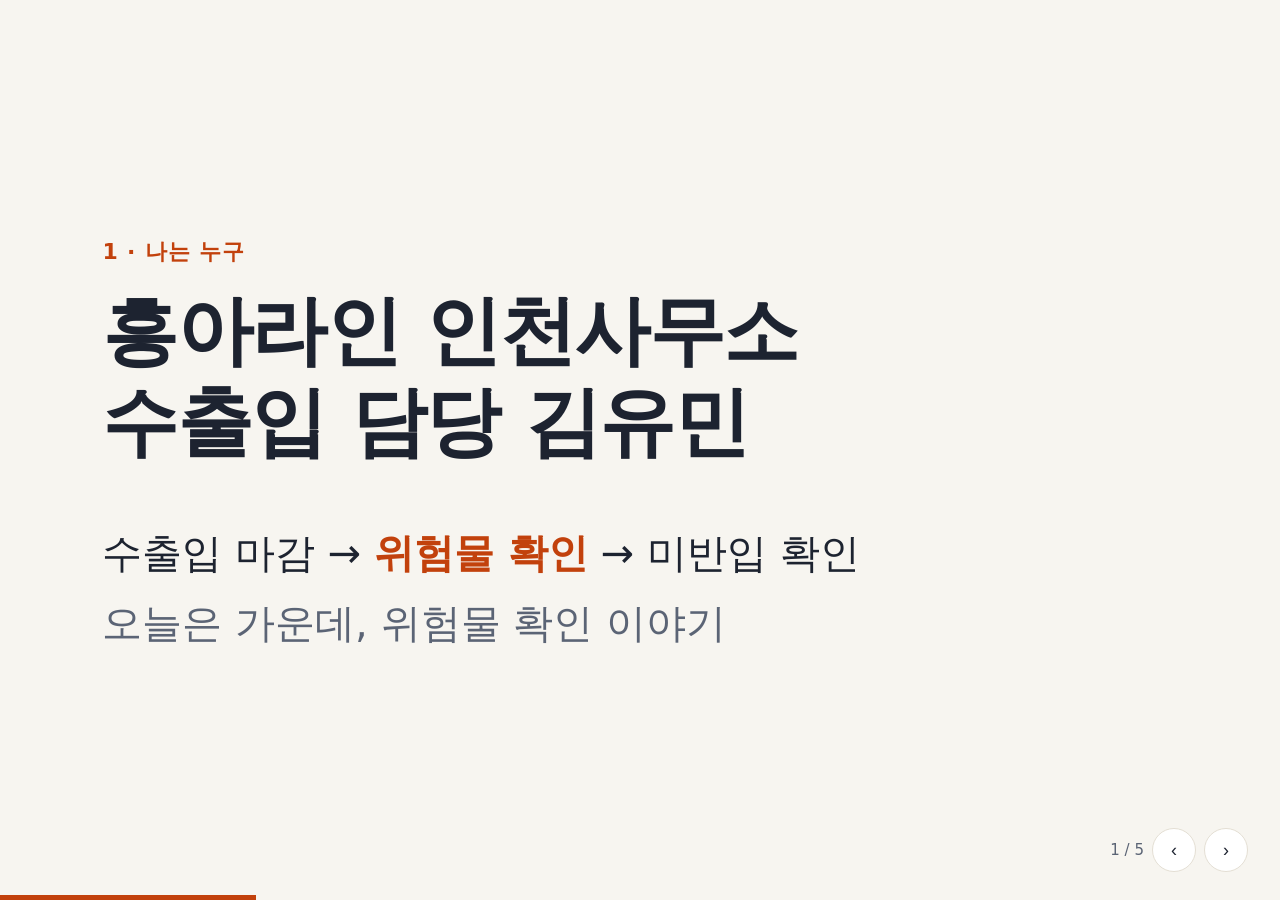
<file: 김유민/내병목소개_김유민.html>
<!doctype html>
<html lang="ko">
<head>
<meta charset="utf-8">
<meta name="viewport" content="width=device-width, initial-scale=1">
<title>내 병목 소개</title>
<style>
  :root {
    --bg: #f7f5f0; --fg: #1d2330; --muted: #5b6475; --accent: #c2410c;
    --card: #ffffff; --line: #e3ded3; --ok: #15803d;
  }
  @media (prefers-color-scheme: dark) {
    :root:not([data-theme="light"]) {
      --bg: #12151c; --fg: #eef1f6; --muted: #a3acbd; --accent: #fb923c;
      --card: #1c212b; --line: #2d3442; --ok: #4ade80;
    }
  }
  :root[data-theme="dark"] {
    --bg: #12151c; --fg: #eef1f6; --muted: #a3acbd; --accent: #fb923c;
    --card: #1c212b; --line: #2d3442; --ok: #4ade80;
  }
  * { box-sizing: border-box; margin: 0; padding: 0; }
  html, body { height: 100%; }
  body {
    background: var(--bg); color: var(--fg); overflow: hidden;
    font-family: "Pretendard", "Apple SD Gothic Neo", "Malgun Gothic", system-ui, sans-serif;
    -webkit-font-smoothing: antialiased;
  }
  .slide {
    position: fixed; inset: 0; display: flex; flex-direction: column; justify-content: center;
    padding: clamp(20px, 6vw, 96px) clamp(16px, 8vw, 140px);
    opacity: 0; visibility: hidden; transform: translateY(12px);
    transition: opacity .35s, transform .35s, visibility .35s;
  }
  .slide.active { opacity: 1; visibility: visible; transform: none; }
  .kicker { color: var(--accent); font-weight: 700; letter-spacing: .04em;
    font-size: clamp(14px, 2vw, 22px); margin-bottom: .8em; }
  h1 { font-size: clamp(30px, 6.2vw, 76px); line-height: 1.2; font-weight: 800;
    letter-spacing: -0.02em; margin-bottom: .6em; word-break: keep-all; }
  .lines p { font-size: clamp(20px, 3.4vw, 40px); line-height: 1.5; margin: .25em 0;
    word-break: keep-all; }
  .muted { color: var(--muted); }
  .em { color: var(--accent); font-weight: 800; }
  .flow { display: flex; flex-wrap: wrap; align-items: center; gap: .4em;
    font-size: clamp(18px, 3vw, 34px); margin-bottom: .9em; font-weight: 700; }
  .chip { padding: .3em .7em; border: 2px solid var(--line); border-radius: 999px; background: var(--card); }
  .chip.hot { border-color: var(--accent); color: var(--accent); }
  .arrow { color: var(--muted); }
  .big { font-size: clamp(64px, 16vw, 200px); font-weight: 900; line-height: 1;
    color: var(--accent); letter-spacing: -0.04em; margin-bottom: .2em; }
  .big small { font-size: .35em; color: var(--fg); font-weight: 700; letter-spacing: 0; }
  .io { display: grid; grid-template-columns: 1fr auto 1fr; gap: clamp(10px, 2vw, 28px);
    align-items: center; margin-bottom: .8em; }
  .box { background: var(--card); border: 2px solid var(--line); border-radius: 16px;
    padding: clamp(12px, 2vw, 26px); font-size: clamp(17px, 2.7vw, 32px); line-height: 1.4;
    word-break: keep-all; }
  .box b { display: block; font-size: .6em; color: var(--muted); letter-spacing: .05em; margin-bottom: .3em; }
  .box.out { border-color: var(--accent); }
  .io .arrow { font-size: clamp(28px, 5vw, 60px); text-align: center; }
  @media (max-width: 640px) {
    .io { grid-template-columns: 1fr; }
    .io .arrow { transform: rotate(90deg); }
  }
  .bar { position: fixed; left: 0; bottom: 0; height: 5px; background: var(--accent); transition: width .35s; }
  .nav { position: fixed; right: clamp(12px, 3vw, 32px); bottom: clamp(14px, 3vw, 28px);
    display: flex; gap: 8px; align-items: center; color: var(--muted); font-size: 15px; }
  .nav button { width: 44px; height: 44px; border-radius: 50%; border: 1px solid var(--line);
    background: var(--card); color: var(--fg); font-size: 18px; cursor: pointer; }
  .nav button:focus-visible { outline: 3px solid var(--accent); outline-offset: 2px; }
  @page { size: 1280px 720px; margin: 0; }
  @media print {
    html, body { height: auto; overflow: visible; -webkit-print-color-adjust: exact; print-color-adjust: exact; }
    .slide { position: relative; inset: auto; width: 1280px; height: 720px;
      opacity: 1; visibility: visible; transform: none; transition: none; }
    .slide ~ .slide { break-before: page; }
    .nav, .bar { display: none; }
  }
</style>
</head>
<body>

<section class="slide active" aria-label="1 / 5">
  <div class="kicker">1 · 나는 누구</div>
  <h1>흥아라인 인천사무소<br>수출입 담당 김유민</h1>
  <div class="lines">
    <p>수출입 마감 → <span class="em">위험물 확인</span> → 미반입 확인</p>
    <p class="muted">오늘은 가운데, 위험물 확인 이야기</p>
  </div>
</section>

<section class="slide" aria-label="2 / 5">
  <div class="kicker">2 · 일의 흐름과 병목</div>
  <div class="flow">
    <span class="chip">PDF 다운</span><span class="arrow">→</span>
    <span class="chip hot">컨테이너별 눈으로 대조</span><span class="arrow">→</span>
    <span class="chip">일치 확인</span>
  </div>
  <div class="lines">
    <p>CERTI(화주) ↔ SPECIAL LIST(부킹)</p>
    <p><span class="em">중량 · PKG · CLASS · UN NO.</span> 하나씩</p>
    <p>놓치면 → <span class="em">선적 불가</span></p>
  </div>
</section>

<section class="slide" aria-label="3 / 5">
  <div class="kicker">3 · 얼마나 걸리나</div>
  <div class="big">5<small> 분/회</small></div>
  <div class="lines">
    <p>위험물 선적 건이 있을 때만 · 컨테이너 1~10대</p>
    <p>주 3회 × 약 5분 = 월 약 1.1시간</p>
    <p class="muted">시간보다 <span class="em">한 번의 실수</span>가 더 비싸다</p>
  </div>
</section>

<section class="slide" aria-label="4 / 5">
  <div class="kicker">4 · 이렇게 바뀌면 좋겠다</div>
  <div class="io">
    <div class="box"><b>INPUT</b>CERTI PDF 여러 개<br>+ SPECIAL LIST 1개</div>
    <div class="arrow">→</div>
    <div class="box out"><b>OUTPUT · 화면 요약</b>12대 중 <span class="em">2대 불일치</span><br>ABCU1234567 중량 다름</div>
  </div>
  <div class="lines">
    <p>위험물 대조 에이전트가 1차 대조, <span class="em">최종 확인은 내가</span></p>
  </div>
</section>

<section class="slide" aria-label="5 / 5">
  <div class="kicker">5 · 조 대시보드 &amp; 질문</div>
  <div class="lines">
    <p>보탤 것: 회차별 <span class="em">불일치 건수 · 유형</span></p>
    <p>확인 시간: 5분 → 약 1~2분 <span class="muted">(추정)</span></p>
    <p>❓ 여러분도 <span class="em">“두 문서 대조”</span> 업무 있나요?</p>
  </div>
</section>

<div class="bar" id="bar"></div>
<div class="nav">
  <span id="count">1 / 5</span>
  <button id="prev" aria-label="이전">‹</button>
  <button id="next" aria-label="다음">›</button>
</div>

<script>
  const slides = [...document.querySelectorAll('.slide')];
  let i = 0;
  function go(n) {
    i = Math.max(0, Math.min(slides.length - 1, n));
    slides.forEach((s, k) => s.classList.toggle('active', k === i));
    document.getElementById('count').textContent = (i + 1) + ' / ' + slides.length;
    document.getElementById('bar').style.width = ((i + 1) / slides.length * 100) + '%';
  }
  document.addEventListener('keydown', e => {
    if (['ArrowRight', 'ArrowDown', 'PageDown', ' '].includes(e.key)) { e.preventDefault(); go(i + 1); }
    if (['ArrowLeft', 'ArrowUp', 'PageUp'].includes(e.key)) { e.preventDefault(); go(i - 1); }
    if (e.key === 'Home') go(0);
    if (e.key === 'End') go(slides.length - 1);
  });
  document.getElementById('prev').onclick = () => go(i - 1);
  document.getElementById('next').onclick = () => go(i + 1);
  let x0 = null;
  document.addEventListener('touchstart', e => { x0 = e.touches[0].clientX; }, { passive: true });
  document.addEventListener('touchend', e => {
    if (x0 === null) return;
    const dx = e.changedTouches[0].clientX - x0;
    if (Math.abs(dx) > 40) go(dx < 0 ? i + 1 : i - 1);
    x0 = null;
  });
  go(0);
</script>
</body>
</html>
</file>
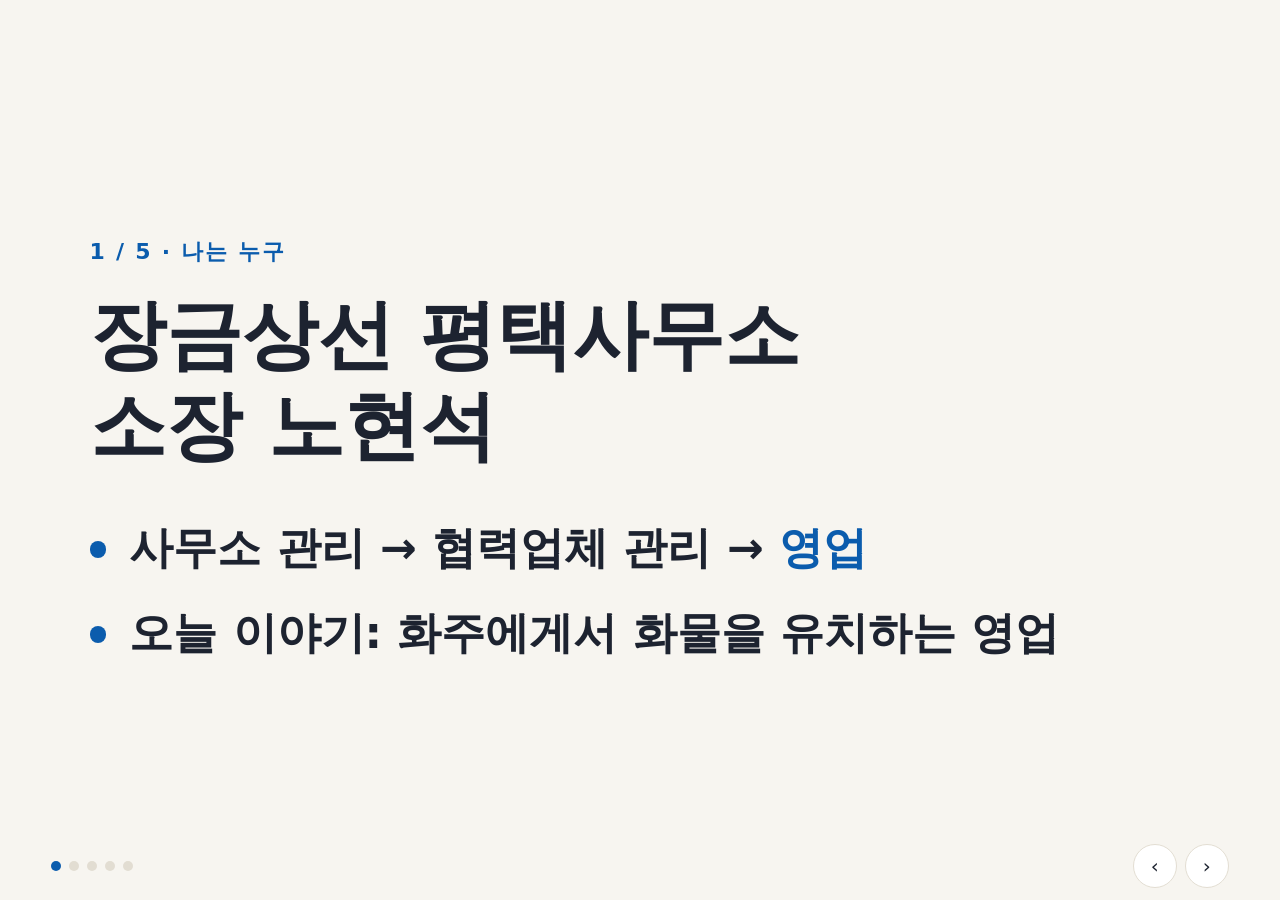
<file: 노현석/내병목소개_노현석.html>
<!doctype html>
<html lang="ko">
<head>
<meta charset="utf-8">
<meta name="viewport" content="width=device-width, initial-scale=1, viewport-fit=cover">
<title>내 병목 소개</title>
<style>
  :root {
    --bg: #f7f5f0;
    --fg: #1d2330;
    --muted: #5d6576;
    --accent: #0b5cad;
    --hot: #c62828;
    --card: #ffffff;
    --line: #e2ddd2;
  }
  @media (prefers-color-scheme: dark) {
    :root:not([data-theme="light"]) {
      --bg: #12161f;
      --fg: #eef1f6;
      --muted: #a3acbd;
      --accent: #6cb2ff;
      --hot: #ff7b7b;
      --card: #1b2130;
      --line: #2c3446;
    }
  }
  :root[data-theme="dark"] {
    --bg: #12161f; --fg: #eef1f6; --muted: #a3acbd;
    --accent: #6cb2ff; --hot: #ff7b7b; --card: #1b2130; --line: #2c3446;
  }
  * { box-sizing: border-box; margin: 0; padding: 0; }
  html, body { height: 100%; }
  body {
    background: var(--bg);
    color: var(--fg);
    font-family: "Pretendard", "Malgun Gothic", "Apple SD Gothic Neo", system-ui, sans-serif;
    overflow: hidden;
    -webkit-text-size-adjust: 100%;
    touch-action: pan-y;
  }
  .deck { position: relative; width: 100%; height: 100dvh; }
  .slide {
    position: absolute; inset: 0;
    display: flex; flex-direction: column; justify-content: center;
    padding: 6vh max(16px, 7vw);
    opacity: 0; visibility: hidden;
    transform: translateX(3%);
    transition: opacity .35s ease, transform .35s ease, visibility .35s;
  }
  .slide.on { opacity: 1; visibility: visible; transform: none; }
  .no {
    font-size: clamp(14px, 2.2vw, 22px);
    font-weight: 700; letter-spacing: .08em;
    color: var(--accent);
    margin-bottom: 2.5vh;
  }
  h1 {
    font-size: clamp(30px, 6.2vw, 76px);
    line-height: 1.2;
    font-weight: 800;
    margin-bottom: 5vh;
    word-break: keep-all;
  }
  ul { list-style: none; display: grid; gap: 2.6vh; }
  li {
    font-size: clamp(20px, 3.6vw, 44px);
    line-height: 1.4;
    font-weight: 600;
    word-break: keep-all;
    padding-left: .9em;
    position: relative;
  }
  li::before {
    content: ""; position: absolute; left: 0; top: .55em;
    width: .38em; height: .38em; border-radius: 50%;
    background: var(--accent);
  }
  .hot { color: var(--hot); }
  .acc { color: var(--accent); }
  .muted { color: var(--muted); font-weight: 500; }
  .flow {
    display: flex; flex-wrap: wrap; align-items: center; gap: .4em .5em;
    font-size: clamp(18px, 3.1vw, 38px); font-weight: 700;
  }
  .flow span {
    background: var(--card); border: 2px solid var(--line);
    border-radius: 12px; padding: .25em .6em;
  }
  .flow span.hot { border-color: var(--hot); }
  .flow i { font-style: normal; color: var(--muted); }
  .io {
    display: grid; grid-template-columns: 1fr auto 1fr; gap: 3vw; align-items: stretch;
  }
  .box {
    background: var(--card); border: 2px solid var(--line); border-radius: 18px;
    padding: 3vh 3vw;
    font-size: clamp(18px, 3vw, 38px); font-weight: 700; line-height: 1.4;
    word-break: keep-all;
  }
  .box small {
    display: block; font-size: .6em; color: var(--accent);
    letter-spacing: .08em; margin-bottom: .4em;
  }
  .arrow { align-self: center; font-size: clamp(28px, 5vw, 60px); color: var(--accent); font-weight: 800; }
  .big {
    font-size: clamp(56px, 13vw, 170px); font-weight: 800; line-height: 1;
    color: var(--accent); margin-bottom: 3vh;
  }
  .big small { font-size: .32em; color: var(--fg); margin-left: .2em; }
  .bar {
    position: fixed; left: 0; right: 0; bottom: 0;
    display: flex; align-items: center; justify-content: space-between;
    padding: 12px max(16px, 4vw) calc(12px + env(safe-area-inset-bottom));
    font-size: 15px; color: var(--muted);
  }
  .dots { display: flex; gap: 8px; }
  .dots b { width: 10px; height: 10px; border-radius: 50%; background: var(--line); }
  .dots b.on { background: var(--accent); }
  .nav { display: flex; gap: 8px; }
  .nav button {
    font: inherit; font-size: 20px; width: 44px; height: 44px; border-radius: 50%;
    border: 1px solid var(--line); background: var(--card); color: var(--fg); cursor: pointer;
  }
  @media (max-width: 640px) {
    .io { grid-template-columns: 1fr; gap: 1.6vh; }
    .arrow { transform: rotate(90deg); justify-self: center; }
    h1 { margin-bottom: 3.5vh; }
  }
</style>
</head>
<body>
<div class="deck" id="deck">

  <section class="slide on">
    <div class="no">1 / 5 · 나는 누구</div>
    <h1>장금상선 평택사무소<br>소장 노현석</h1>
    <ul>
      <li>사무소 관리 → 협력업체 관리 → <span class="acc">영업</span></li>
      <li>오늘 이야기: 화주에게서 화물을 유치하는 <b>영업</b></li>
    </ul>
  </section>

  <section class="slide">
    <div class="no">2 / 5 · 일의 흐름과 병목</div>
    <h1>같은 엑셀을<br>기준만 바꿔 계속 자른다</h1>
    <div class="flow">
      <span>실적 엑셀</span><i>→</i><span>화주별</span><i>→</i><span>전월 비교 · 신규</span><i>→</i><span class="hot">🔴 도착지 · 선적지별</span><i>→</i><span>표 2장</span>
    </div>
  </section>

  <section class="slide">
    <div class="no">3 / 5 · 얼마나 걸리나</div>
    <div class="big">21.5<small>시간 / 월</small></div>
    <ul>
      <li>주 5회 × 60분</li>
      <li class="hot">안 하면 화물이 타사 · 다른 항으로 빠진다</li>
    </ul>
  </section>

  <section class="slide">
    <div class="no">4 / 5 · 이렇게 바뀌면 좋겠다</div>
    <div class="io">
      <div class="box"><small>INPUT</small>월별 실적 엑셀 1개<br><span class="muted">화주 · POD/POL · TEU</span></div>
      <div class="arrow">→</div>
      <div class="box"><small>OUTPUT</small>수출표 · 수입표 2장<br>+ 이번 달 방문 목록</div>
    </div>
    <ul style="margin-top:4vh">
      <li>에이전트 1 + 스킬 3: <span class="acc">집계 → 방문 목록 → 보고</span></li>
    </ul>
  </section>

  <section class="slide">
    <div class="no">5 / 5 · 조 대시보드와 질문</div>
    <h1>월간 영업 카드를 보탭니다</h1>
    <ul>
      <li>수출입 TEU · 신규/이탈 화주 · 상위 항로 3곳</li>
      <li class="acc">여러분도 월별 실적을 수작업 하시나요?</li>
      <li class="acc">조 대시보드에 어떤 숫자가 같이 있으면 좋을까요?</li>
    </ul>
  </section>

</div>

<div class="bar">
  <div class="dots" id="dots"></div>
  <div class="nav">
    <button id="prev" aria-label="이전">‹</button>
    <button id="next" aria-label="다음">›</button>
  </div>
</div>

<script>
  const slides = [...document.querySelectorAll('.slide')];
  const dots = document.getElementById('dots');
  slides.forEach(() => dots.appendChild(document.createElement('b')));
  let i = 0;
  function show(n) {
    i = Math.max(0, Math.min(slides.length - 1, n));
    slides.forEach((s, k) => s.classList.toggle('on', k === i));
    [...dots.children].forEach((d, k) => d.classList.toggle('on', k === i));
    try { history.replaceState(null, '', '#' + (i + 1)); } catch (e) {}
  }
  document.addEventListener('keydown', e => {
    if (['ArrowRight', 'ArrowDown', 'PageDown', ' '].includes(e.key)) { e.preventDefault(); show(i + 1); }
    if (['ArrowLeft', 'ArrowUp', 'PageUp'].includes(e.key)) { e.preventDefault(); show(i - 1); }
    if (e.key === 'Home') show(0);
    if (e.key === 'End') show(slides.length - 1);
  });
  document.getElementById('prev').onclick = () => show(i - 1);
  document.getElementById('next').onclick = () => show(i + 1);
  let x0 = null;
  document.addEventListener('touchstart', e => { x0 = e.touches[0].clientX; }, { passive: true });
  document.addEventListener('touchend', e => {
    if (x0 === null) return;
    const dx = e.changedTouches[0].clientX - x0;
    if (Math.abs(dx) > 40) show(i + (dx < 0 ? 1 : -1));
    x0 = null;
  });
  const start = parseInt(location.hash.slice(1), 10);
  show(isNaN(start) ? 0 : start - 1);
</script>
</body>
</html>
</file>
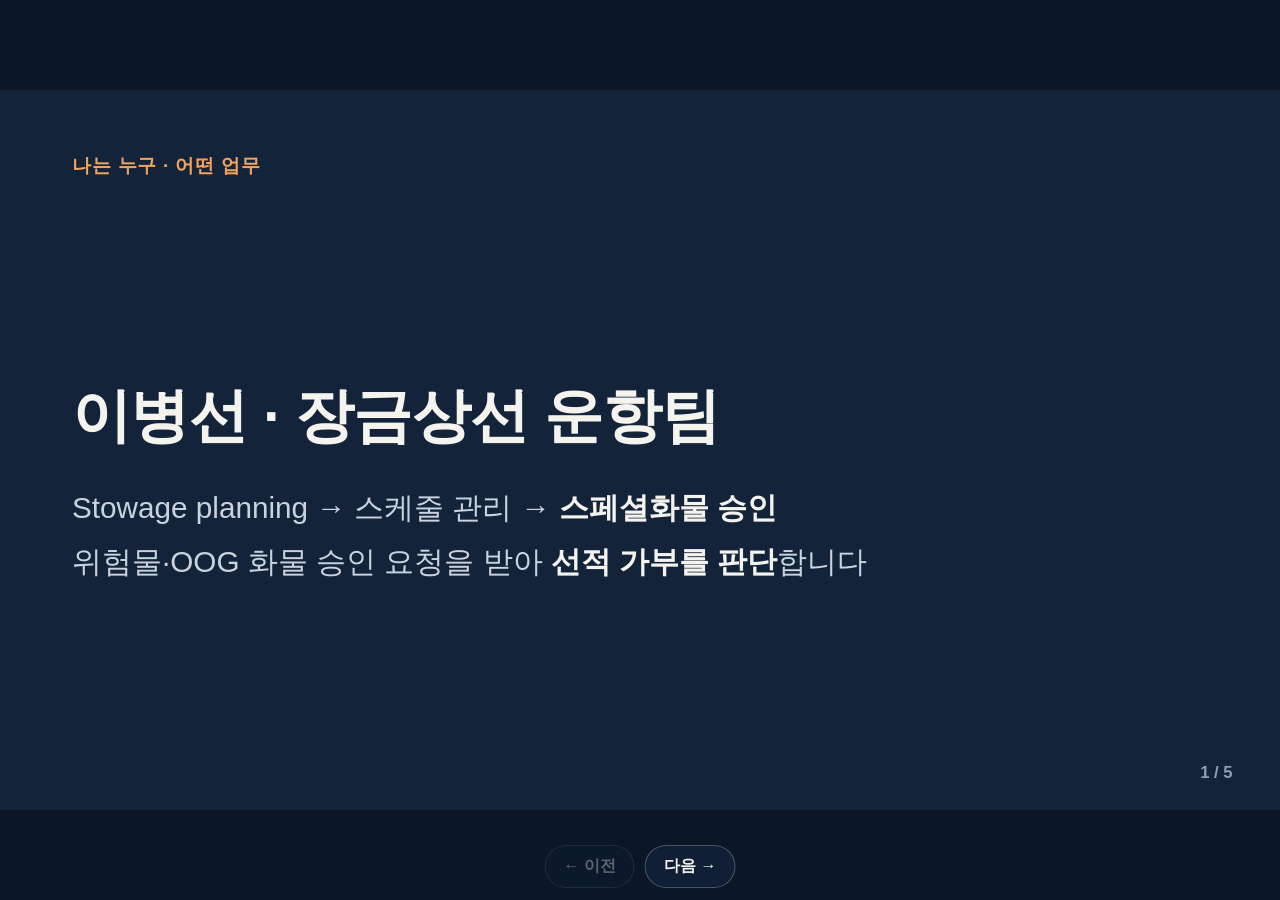
<file: 이병선/내병목소개_이병선.html>
<!doctype html>
<html lang="ko">
<head>
<meta charset="utf-8">
<meta name="viewport" content="width=device-width, initial-scale=1, viewport-fit=cover">
<title>내 병목 소개 · 이병선</title>
<style>
  :root {
    --navy: #13233A;
    --navy-2: #1D3150;
    --paper: #F5F3EE;
    --paper-2: #E9E5DC;
    --card: #FBFAF7;
    --ink: #13233A;
    --muted: #4A5260;
    --accent: #B04A12;
    --accent-soft: #F0A35E;
    --line: #D9D3C7;
    --font: "Pretendard", "Malgun Gothic", "맑은 고딕", "Apple SD Gothic Neo", "Noto Sans KR", sans-serif;
  }
  * { box-sizing: border-box; margin: 0; padding: 0; }
  html, body { height: 100%; }
  body {
    background: #0B1626;
    color: var(--ink);
    font-family: var(--font);
    overflow: hidden;
    word-break: keep-all;
    overflow-wrap: break-word;
    -webkit-text-size-adjust: 100%;
  }

  /* 무대: 화면에 맞춰 16:9 유지 */
  .deck {
    position: fixed; inset: 0;
    display: grid; place-items: center;
  }
  .slide {
    display: none;
    width: min(100vw, calc(100dvh * 16 / 9));
    aspect-ratio: 16 / 9;
    container-type: size;
    background: var(--paper);
    padding: 7cqmin 8cqmin;
    flex-direction: column;
    gap: 4cqmin;
    position: relative;
    overflow: hidden;
  }
  .slide.active { display: flex; }
  .slide.dark { background: var(--navy); color: var(--paper); }
  .slide.alt { background: var(--paper-2); }

  .eyebrow {
    font-size: 3.2cqmin; font-weight: 700; letter-spacing: 0.04em;
    color: var(--accent);
  }
  .dark .eyebrow { color: var(--accent-soft); }
  h1, h2 { font-weight: 800; line-height: 1.2; letter-spacing: -0.01em; }
  h1 { font-size: 10cqmin; }
  h2 { font-size: 8cqmin; }
  .lines { display: flex; flex-direction: column; gap: 2cqmin; }
  .lines p { font-size: 5cqmin; line-height: 1.4; color: var(--muted); }
  .dark .lines p { color: #C9D2DE; }
  .lines b { color: var(--ink); }
  .dark .lines b { color: var(--paper); }
  .spacer { flex: 1; }

  /* 흐름 박스 */
  .row { display: flex; align-items: stretch; gap: 2.4cqmin; }
  .box {
    flex: 1; display: flex; flex-direction: column; justify-content: center; gap: 1.2cqmin;
    background: var(--card); border: 0.3cqmin solid var(--line); border-radius: 2.4cqmin;
    padding: 3cqmin 3.4cqmin;
  }
  .box .k { font-size: 3.2cqmin; font-weight: 700; color: #6A7180; }
  .box .v { font-size: 5cqmin; font-weight: 800; line-height: 1.3; color: var(--ink); }
  .box .s { font-size: 3.6cqmin; line-height: 1.4; color: var(--muted); }
  .box.hot { border: 0.8cqmin solid var(--accent); }
  .box.hot .k { color: var(--accent); }
  .box.solid { background: var(--navy); border-color: var(--navy); }
  .box.solid .k { color: var(--accent-soft); }
  .box.solid .v { color: var(--paper); }
  .box.solid .s { color: #C9D2DE; }
  .arrow {
    align-self: center; font-size: 6cqmin; font-weight: 800; color: var(--accent);
    line-height: 1;
  }

  /* 큰 숫자 */
  .big { display: flex; align-items: baseline; flex-wrap: wrap; gap: 0 3cqmin; }
  .big .n { font-size: 17cqmin; font-weight: 800; line-height: 1.05; color: var(--ink); letter-spacing: -0.02em; }
  .big .n.accent { color: var(--accent); }
  .big .op { font-size: 9cqmin; font-weight: 700; color: #8A8F99; }

  /* 진행 표시 */
  .pager {
    position: absolute; right: 8cqmin; bottom: 4.5cqmin;
    font-size: 2.8cqmin; font-weight: 700; color: #8A8F99;
  }
  .dark .pager { color: #8FA0B6; }

  /* 이동 버튼 */
  .nav {
    position: fixed; bottom: max(12px, env(safe-area-inset-bottom)); left: 50%;
    transform: translateX(-50%);
    display: flex; gap: 10px; z-index: 10;
  }
  .nav button {
    font: 700 16px var(--font); color: var(--paper);
    background: rgba(19, 35, 58, 0.78); border: 1px solid rgba(245, 243, 238, 0.25);
    border-radius: 999px; padding: 10px 18px; cursor: pointer;
  }
  .nav button:disabled { opacity: 0.35; cursor: default; }
  .nav button:focus-visible { outline: 3px solid var(--accent-soft); outline-offset: 2px; }

  /* 휴대폰 세로: 화면 전체를 쓰고 세로로 쌓기 */
  @media screen and (orientation: portrait) and (max-width: 820px) {
    .slide {
      width: 100vw; height: 100dvh; aspect-ratio: auto;
      padding: 9cqmin 7cqmin 22cqmin;
      gap: 6cqmin;
    }
    h1 { font-size: 11cqmin; }
    h2 { font-size: 9cqmin; }
    .eyebrow { font-size: 4.2cqmin; }
    .lines p { font-size: 5.6cqmin; }
    .row { flex-direction: column; gap: 3cqmin; }
    .arrow { transform: rotate(90deg); font-size: 7cqmin; }
    .box { padding: 4.5cqmin 5cqmin; border-radius: 4cqmin; }
    .box .k { font-size: 4cqmin; }
    .box .v { font-size: 6cqmin; }
    .box .s { font-size: 4.6cqmin; }
    .big .n { font-size: 16cqmin; }
    .big .op { font-size: 9cqmin; }
    .pager { bottom: 18cqmin; right: 7cqmin; font-size: 4cqmin; }
    .spacer { display: none; }
  }

  /* PDF: 16:9 한 쪽에 한 장 */
  @page { size: 1600px 900px; margin: 0; }
  @media print {
    html, body { height: auto; overflow: visible; background: var(--paper); }
    .deck { position: static; display: block; }
    .slide, .slide.active {
      display: flex;
      width: 1600px; height: 900px; aspect-ratio: auto;
      break-after: page; page-break-after: always;
    }
    .slide:last-child { break-after: auto; page-break-after: auto; }
    .nav { display: none; }
    * { -webkit-print-color-adjust: exact; print-color-adjust: exact; }
  }
</style>
</head>
<body>
<main class="deck" id="deck">

  <!-- 1. 나는 누구 · 어떤 업무 -->
  <section class="slide dark active" aria-label="1장 나는 누구, 어떤 업무">
    <p class="eyebrow">나는 누구 · 어떤 업무</p>
    <div class="spacer"></div>
    <h1>이병선 · 장금상선 운항팀</h1>
    <div class="lines">
      <p>Stowage planning → 스케줄 관리 → <b>스페셜화물 승인</b></p>
      <p>위험물·OOG 화물 승인 요청을 받아 <b>선적 가부를 판단</b>합니다</p>
    </div>
    <div class="spacer"></div>
    <p class="pager">1 / 5</p>
  </section>

  <!-- 2. 일의 흐름과 병목 -->
  <section class="slide" aria-label="2장 일의 흐름과 병목">
    <p class="eyebrow">일의 흐름과 병목</p>
    <h2>병목은 가운데, ‘확인’ 단계</h2>
    <div class="spacer"></div>
    <div class="row">
      <div class="box"><span class="k">1</span><span class="v">요청 메일 접수</span></div>
      <span class="arrow" aria-hidden="true">→</span>
      <div class="box hot"><span class="k">2 · 병목</span><span class="v">내규 대조 + 사고 사례 확인</span></div>
      <span class="arrow" aria-hidden="true">→</span>
      <div class="box"><span class="k">3</span><span class="v">승인 / 미승인</span></div>
    </div>
    <div class="spacer"></div>
    <div class="lines">
      <p>매번 내규 문서를 찾아 읽고, 사고 사례는 <b>기억에 의존</b>합니다</p>
    </div>
    <p class="pager">2 / 5</p>
  </section>

  <!-- 3. 얼마나 걸리나 -->
  <section class="slide alt" aria-label="3장 얼마나 걸리나">
    <p class="eyebrow">얼마나 걸리나</p>
    <div class="spacer"></div>
    <div class="big">
      <span class="n">하루 30건</span><span class="op">×</span><span class="n">1분</span>
    </div>
    <div class="big">
      <span class="op">=</span><span class="n accent">월 10.9시간</span>
    </div>
    <div class="spacer"></div>
    <div class="lines">
      <p>한 건은 짧지만 <b>매일 반복</b>되고, 담당자마다 판단이 달라집니다</p>
    </div>
    <p class="pager">3 / 5</p>
  </section>

  <!-- 4. 이렇게 바뀌면 좋겠다 -->
  <section class="slide" aria-label="4장 이렇게 바뀌면 좋겠다, Input에서 Output">
    <p class="eyebrow">이렇게 바뀌면 좋겠다</p>
    <h2>메일이 오면, 판정이 나온다</h2>
    <div class="spacer"></div>
    <div class="row">
      <div class="box"><span class="k">INPUT</span><span class="v">승인 요청 메일</span><span class="s">UN No. · Class · POL/POD</span></div>
      <span class="arrow" aria-hidden="true">→</span>
      <div class="box solid"><span class="k">OUTPUT</span><span class="v">가능 / 불가 / 검토 필요</span><span class="s">근거 조항 · 사고 이력 · 회신</span></div>
    </div>
    <div class="spacer"></div>
    <div class="lines">
      <p>명확한 건은 <b>자동 회신</b>, 애매한 건만 <b>내가 판단</b></p>
    </div>
    <p class="pager">4 / 5</p>
  </section>

  <!-- 5. 조 대시보드 · 묻고 싶은 것 -->
  <section class="slide dark" aria-label="5장 조 대시보드에 보탤 것과 조원에게 묻고 싶은 것">
    <p class="eyebrow">조 대시보드 · 조원에게</p>
    <div class="spacer"></div>
    <div class="row">
      <div class="box solid" style="background:var(--navy-2);border-color:var(--navy-2)">
        <span class="k">보탤 수 있는 것</span>
        <span class="v">절감 시간</span>
        <span class="s">자동 처리 건수 × 1분, 주간 집계</span>
      </div>
      <div class="box solid" style="background:var(--navy-2);border-color:var(--navy-2)">
        <span class="k">묻고 싶은 것</span>
        <span class="v">여러분 일에도 문서를 보고 규칙과 대조하는 일이 있나요?</span>
      </div>
    </div>
    <div class="spacer"></div>
    <p class="pager">5 / 5</p>
  </section>

</main>

<nav class="nav" aria-label="슬라이드 이동">
  <button type="button" id="prev" aria-label="이전 슬라이드">← 이전</button>
  <button type="button" id="next" aria-label="다음 슬라이드">다음 →</button>
</nav>

<script>
(function () {
  var slides = Array.prototype.slice.call(document.querySelectorAll('.slide'));
  var prev = document.getElementById('prev');
  var next = document.getElementById('next');
  var i = 0;

  function show(n) {
    i = Math.max(0, Math.min(slides.length - 1, n));
    slides.forEach(function (s, k) { s.classList.toggle('active', k === i); });
    prev.disabled = i === 0;
    next.disabled = i === slides.length - 1;
    try { history.replaceState(null, '', '#' + (i + 1)); } catch (e) {}
  }

  document.addEventListener('keydown', function (e) {
    var k = e.key;
    if (k === 'ArrowRight' || k === 'ArrowDown' || k === 'PageDown' || k === ' ') { e.preventDefault(); show(i + 1); }
    else if (k === 'ArrowLeft' || k === 'ArrowUp' || k === 'PageUp') { e.preventDefault(); show(i - 1); }
    else if (k === 'Home') { show(0); }
    else if (k === 'End') { show(slides.length - 1); }
  });
  prev.addEventListener('click', function () { show(i - 1); });
  next.addEventListener('click', function () { show(i + 1); });

  // 휴대폰: 좌우 스와이프
  var x0 = null, y0 = null;
  document.addEventListener('touchstart', function (e) {
    x0 = e.touches[0].clientX; y0 = e.touches[0].clientY;
  }, { passive: true });
  document.addEventListener('touchend', function (e) {
    if (x0 === null) return;
    var dx = e.changedTouches[0].clientX - x0;
    var dy = e.changedTouches[0].clientY - y0;
    if (Math.abs(dx) > 50 && Math.abs(dx) > Math.abs(dy)) show(dx < 0 ? i + 1 : i - 1);
    x0 = y0 = null;
  }, { passive: true });

  var start = parseInt((location.hash || '').slice(1), 10);
  show(isNaN(start) ? 0 : start - 1);
})();
</script>
</body>
</html>
</file>
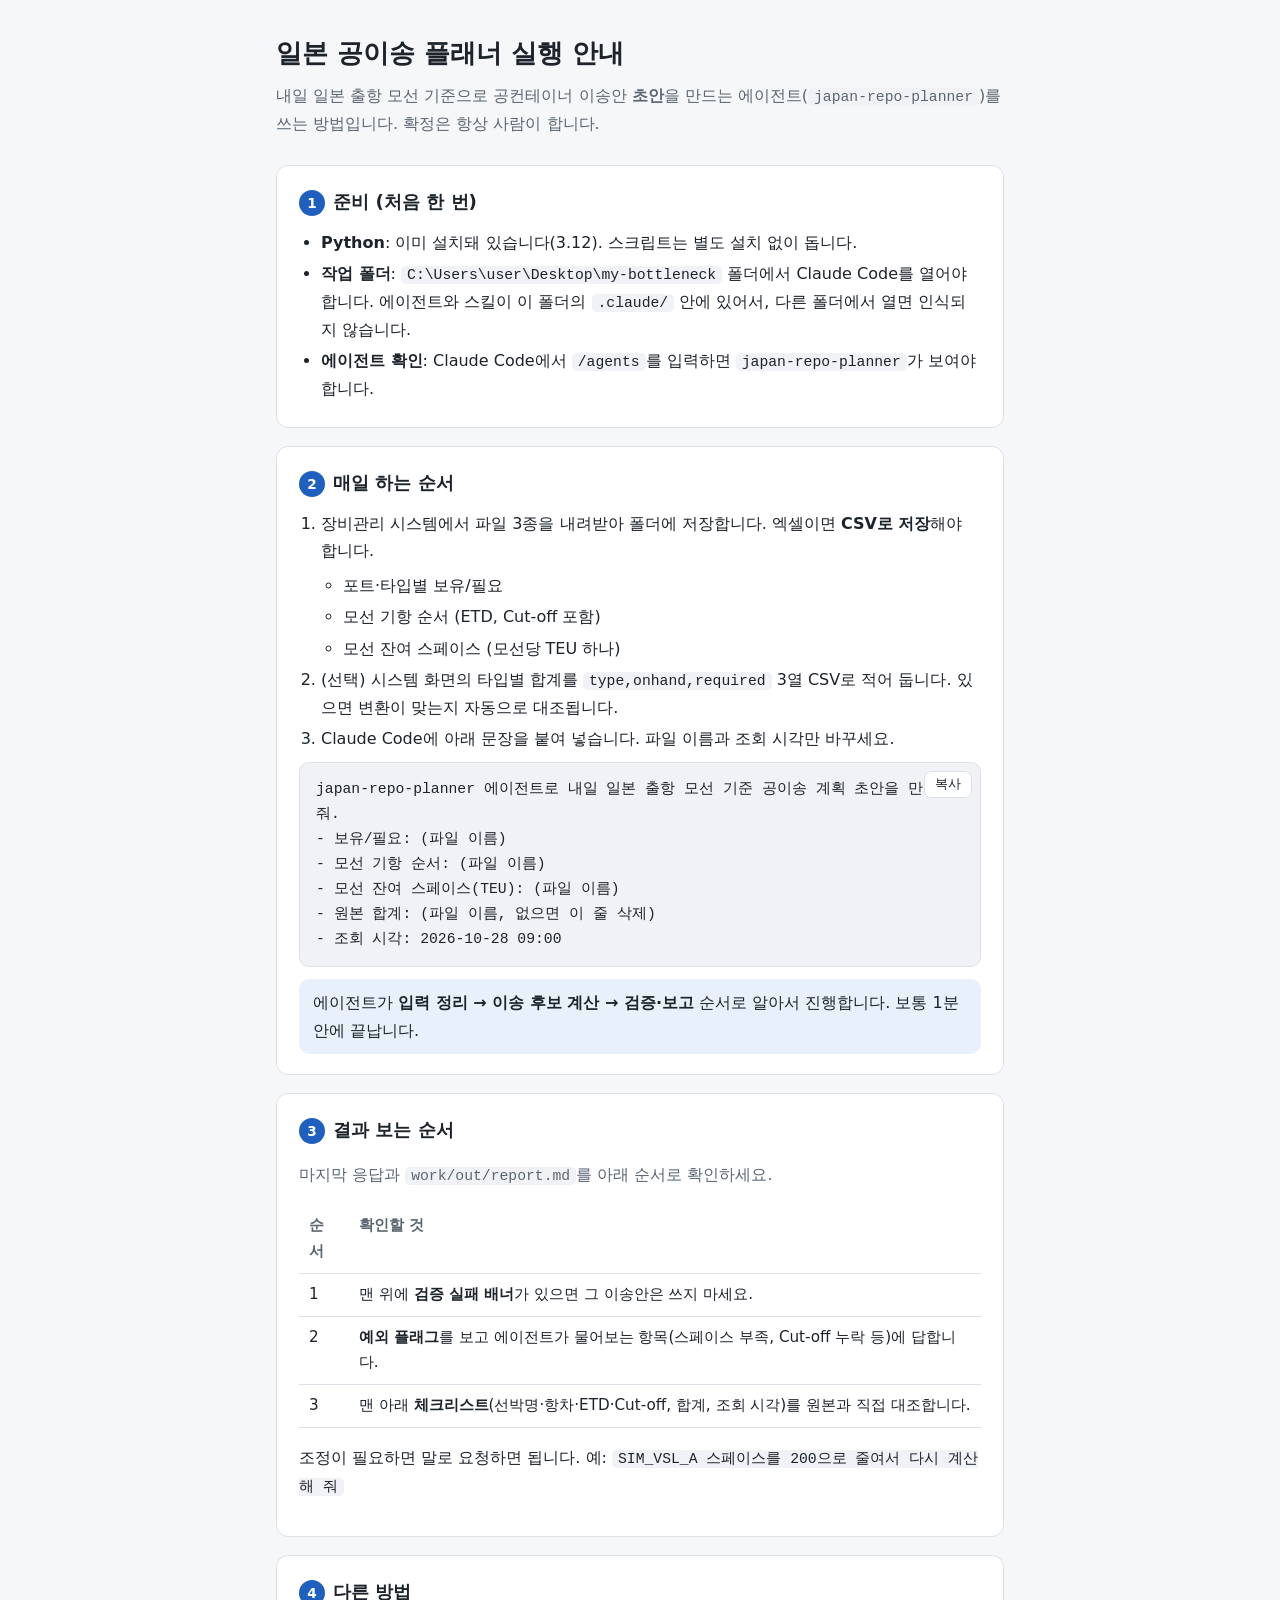
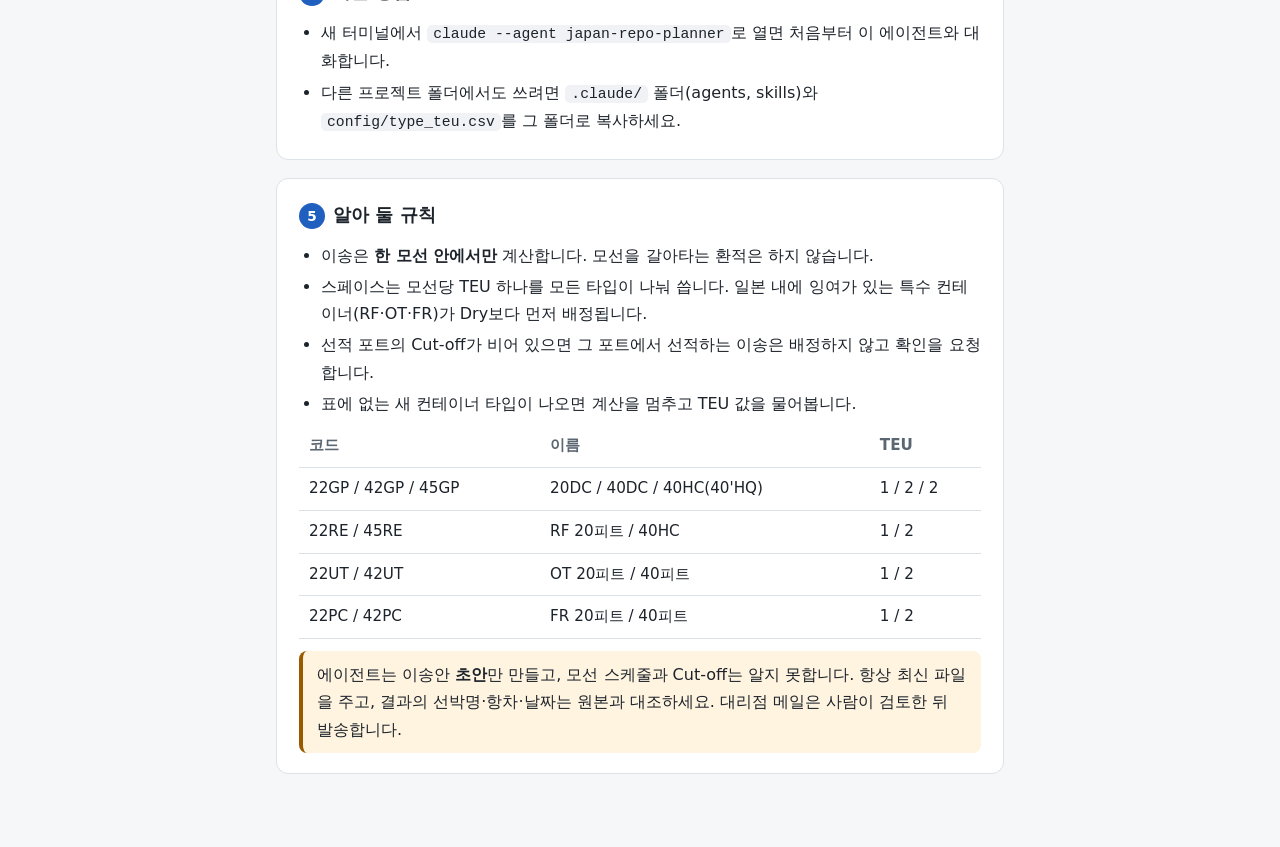
<file: agents/japan-empty-transfer/실행안내.html>
<!doctype html>
<html lang="ko">
<head>
<meta charset="utf-8">
<meta name="viewport" content="width=device-width, initial-scale=1">
<title>일본 공이송 플래너 실행 안내</title>
<style>
  :root {
    --bg: #f6f7f9;
    --card: #ffffff;
    --text: #1d232b;
    --muted: #5b6673;
    --line: #dde2e8;
    --accent: #1f5fbf;
    --accent-soft: #e8f0fc;
    --warn: #9a5b00;
    --warn-soft: #fff4e0;
    --code-bg: #f0f2f5;
  }
  @media (prefers-color-scheme: dark) {
    :root {
      --bg: #14181d;
      --card: #1c2229;
      --text: #e6e9ed;
      --muted: #9aa5b1;
      --line: #2e3640;
      --accent: #7fb0ff;
      --accent-soft: #1d2a3d;
      --warn: #f0b45a;
      --warn-soft: #33290f;
      --code-bg: #12161b;
    }
  }
  * { box-sizing: border-box; }
  body {
    margin: 0;
    background: var(--bg);
    color: var(--text);
    font-family: "Malgun Gothic", "Apple SD Gothic Neo", "Noto Sans KR", system-ui, sans-serif;
    line-height: 1.7;
  }
  .wrap { max-width: 760px; margin: 0 auto; padding: 32px 16px 64px; }
  h1 { font-size: 1.6rem; margin: 0 0 6px; }
  .sub { color: var(--muted); margin: 0 0 28px; }
  section {
    background: var(--card);
    border: 1px solid var(--line);
    border-radius: 12px;
    padding: 20px 22px;
    margin-bottom: 18px;
  }
  h2 { font-size: 1.15rem; margin: 0 0 12px; }
  h2 .no {
    display: inline-block; min-width: 26px; height: 26px; line-height: 26px; text-align: center;
    background: var(--accent); color: #fff; border-radius: 50%; font-size: .85rem; margin-right: 8px;
  }
  ul, ol { margin: 8px 0 0; padding-left: 22px; }
  li { margin: 4px 0; }
  code {
    background: var(--code-bg); border-radius: 5px; padding: 1px 6px;
    font-family: Consolas, "D2Coding", monospace; font-size: .92em;
  }
  .prompt {
    position: relative; background: var(--code-bg); border: 1px solid var(--line); border-radius: 10px;
    padding: 14px 16px; margin: 10px 0 4px; white-space: pre-wrap;
    font-family: Consolas, "D2Coding", monospace; font-size: .92rem;
  }
  button.copy {
    position: absolute; top: 8px; right: 8px; border: 1px solid var(--line); background: var(--card);
    color: var(--text); border-radius: 7px; padding: 4px 10px; font-size: .8rem; cursor: pointer;
  }
  button.copy:hover { border-color: var(--accent); color: var(--accent); }
  .note { background: var(--accent-soft); border-radius: 10px; padding: 10px 14px; margin-top: 12px; }
  .warn { background: var(--warn-soft); color: var(--text); border-left: 4px solid var(--warn); border-radius: 8px; padding: 10px 14px; margin-top: 12px; }
  table { width: 100%; border-collapse: collapse; margin-top: 8px; font-size: .95rem; }
  th, td { text-align: left; padding: 8px 10px; border-bottom: 1px solid var(--line); vertical-align: top; }
  th { color: var(--muted); font-weight: 600; }
  .muted { color: var(--muted); }
  @media (max-width: 480px) { section { padding: 16px; } h1 { font-size: 1.35rem; } }
</style>
</head>
<body>
<div class="wrap">
  <h1>일본 공이송 플래너 실행 안내</h1>
  <p class="sub">내일 일본 출항 모선 기준으로 공컨테이너 이송안 <strong>초안</strong>을 만드는 에이전트(<code>japan-repo-planner</code>)를 쓰는 방법입니다. 확정은 항상 사람이 합니다.</p>

  <section>
    <h2><span class="no">1</span>준비 (처음 한 번)</h2>
    <ul>
      <li><strong>Python</strong>: 이미 설치돼 있습니다(3.12). 스크립트는 별도 설치 없이 돕니다.</li>
      <li><strong>작업 폴더</strong>: <code>C:\Users\user\Desktop\my-bottleneck</code> 폴더에서 Claude Code를 열어야 합니다. 에이전트와 스킬이 이 폴더의 <code>.claude/</code> 안에 있어서, 다른 폴더에서 열면 인식되지 않습니다.</li>
      <li><strong>에이전트 확인</strong>: Claude Code에서 <code>/agents</code>를 입력하면 <code>japan-repo-planner</code>가 보여야 합니다.</li>
    </ul>
  </section>

  <section>
    <h2><span class="no">2</span>매일 하는 순서</h2>
    <ol>
      <li>장비관리 시스템에서 파일 3종을 내려받아 폴더에 저장합니다. 엑셀이면 <strong>CSV로 저장</strong>해야 합니다.
        <ul>
          <li>포트·타입별 보유/필요</li>
          <li>모선 기항 순서 (ETD, Cut-off 포함)</li>
          <li>모선 잔여 스페이스 (모선당 TEU 하나)</li>
        </ul>
      </li>
      <li>(선택) 시스템 화면의 타입별 합계를 <code>type,onhand,required</code> 3열 CSV로 적어 둡니다. 있으면 변환이 맞는지 자동으로 대조됩니다.</li>
      <li>Claude Code에 아래 문장을 붙여 넣습니다. 파일 이름과 조회 시각만 바꾸세요.</li>
    </ol>
    <div class="prompt" id="prompt">japan-repo-planner 에이전트로 내일 일본 출항 모선 기준 공이송 계획 초안을 만들어 줘.
- 보유/필요: (파일 이름)
- 모선 기항 순서: (파일 이름)
- 모선 잔여 스페이스(TEU): (파일 이름)
- 원본 합계: (파일 이름, 없으면 이 줄 삭제)
- 조회 시각: 2026-10-28 09:00<button class="copy" type="button" id="copyBtn">복사</button></div>
    <div class="note">에이전트가 <strong>입력 정리 → 이송 후보 계산 → 검증·보고</strong> 순서로 알아서 진행합니다. 보통 1분 안에 끝납니다.</div>
  </section>

  <section>
    <h2><span class="no">3</span>결과 보는 순서</h2>
    <p class="muted">마지막 응답과 <code>work/out/report.md</code>를 아래 순서로 확인하세요.</p>
    <table>
      <tr><th>순서</th><th>확인할 것</th></tr>
      <tr><td>1</td><td>맨 위에 <strong>검증 실패 배너</strong>가 있으면 그 이송안은 쓰지 마세요.</td></tr>
      <tr><td>2</td><td><strong>예외 플래그</strong>를 보고 에이전트가 물어보는 항목(스페이스 부족, Cut-off 누락 등)에 답합니다.</td></tr>
      <tr><td>3</td><td>맨 아래 <strong>체크리스트</strong>(선박명·항차·ETD·Cut-off, 합계, 조회 시각)를 원본과 직접 대조합니다.</td></tr>
    </table>
    <p>조정이 필요하면 말로 요청하면 됩니다. 예: <code>SIM_VSL_A 스페이스를 200으로 줄여서 다시 계산해 줘</code></p>
  </section>

  <section>
    <h2><span class="no">4</span>다른 방법</h2>
    <ul>
      <li>새 터미널에서 <code>claude --agent japan-repo-planner</code>로 열면 처음부터 이 에이전트와 대화합니다.</li>
      <li>다른 프로젝트 폴더에서도 쓰려면 <code>.claude/</code> 폴더(agents, skills)와 <code>config/type_teu.csv</code>를 그 폴더로 복사하세요.</li>
    </ul>
  </section>

  <section>
    <h2><span class="no">5</span>알아 둘 규칙</h2>
    <ul>
      <li>이송은 <strong>한 모선 안에서만</strong> 계산합니다. 모선을 갈아타는 환적은 하지 않습니다.</li>
      <li>스페이스는 모선당 TEU 하나를 모든 타입이 나눠 씁니다. 일본 내에 잉여가 있는 특수 컨테이너(RF·OT·FR)가 Dry보다 먼저 배정됩니다.</li>
      <li>선적 포트의 Cut-off가 비어 있으면 그 포트에서 선적하는 이송은 배정하지 않고 확인을 요청합니다.</li>
      <li>표에 없는 새 컨테이너 타입이 나오면 계산을 멈추고 TEU 값을 물어봅니다.</li>
    </ul>
    <table>
      <tr><th>코드</th><th>이름</th><th>TEU</th></tr>
      <tr><td>22GP / 42GP / 45GP</td><td>20DC / 40DC / 40HC(40'HQ)</td><td>1 / 2 / 2</td></tr>
      <tr><td>22RE / 45RE</td><td>RF 20피트 / 40HC</td><td>1 / 2</td></tr>
      <tr><td>22UT / 42UT</td><td>OT 20피트 / 40피트</td><td>1 / 2</td></tr>
      <tr><td>22PC / 42PC</td><td>FR 20피트 / 40피트</td><td>1 / 2</td></tr>
    </table>
    <div class="warn">에이전트는 이송안 <strong>초안</strong>만 만들고, 모선 스케줄과 Cut-off는 알지 못합니다. 항상 최신 파일을 주고, 결과의 선박명·항차·날짜는 원본과 대조하세요. 대리점 메일은 사람이 검토한 뒤 발송합니다.</div>
  </section>
</div>
<script>
  var btn = document.getElementById("copyBtn");
  btn.addEventListener("click", function () {
    var text = document.getElementById("prompt").innerText.replace(/복사\s*$/, "").trim();
    function done(ok) {
      btn.textContent = ok ? "복사됨" : "직접 선택해 복사하세요";
      setTimeout(function () { btn.textContent = "복사"; }, 1800);
    }
    try {
      navigator.clipboard.writeText(text).then(function () { done(true); }, function () { done(false); });
    } catch (e) { done(false); }
  });
</script>
</body>
</html>
</file>
